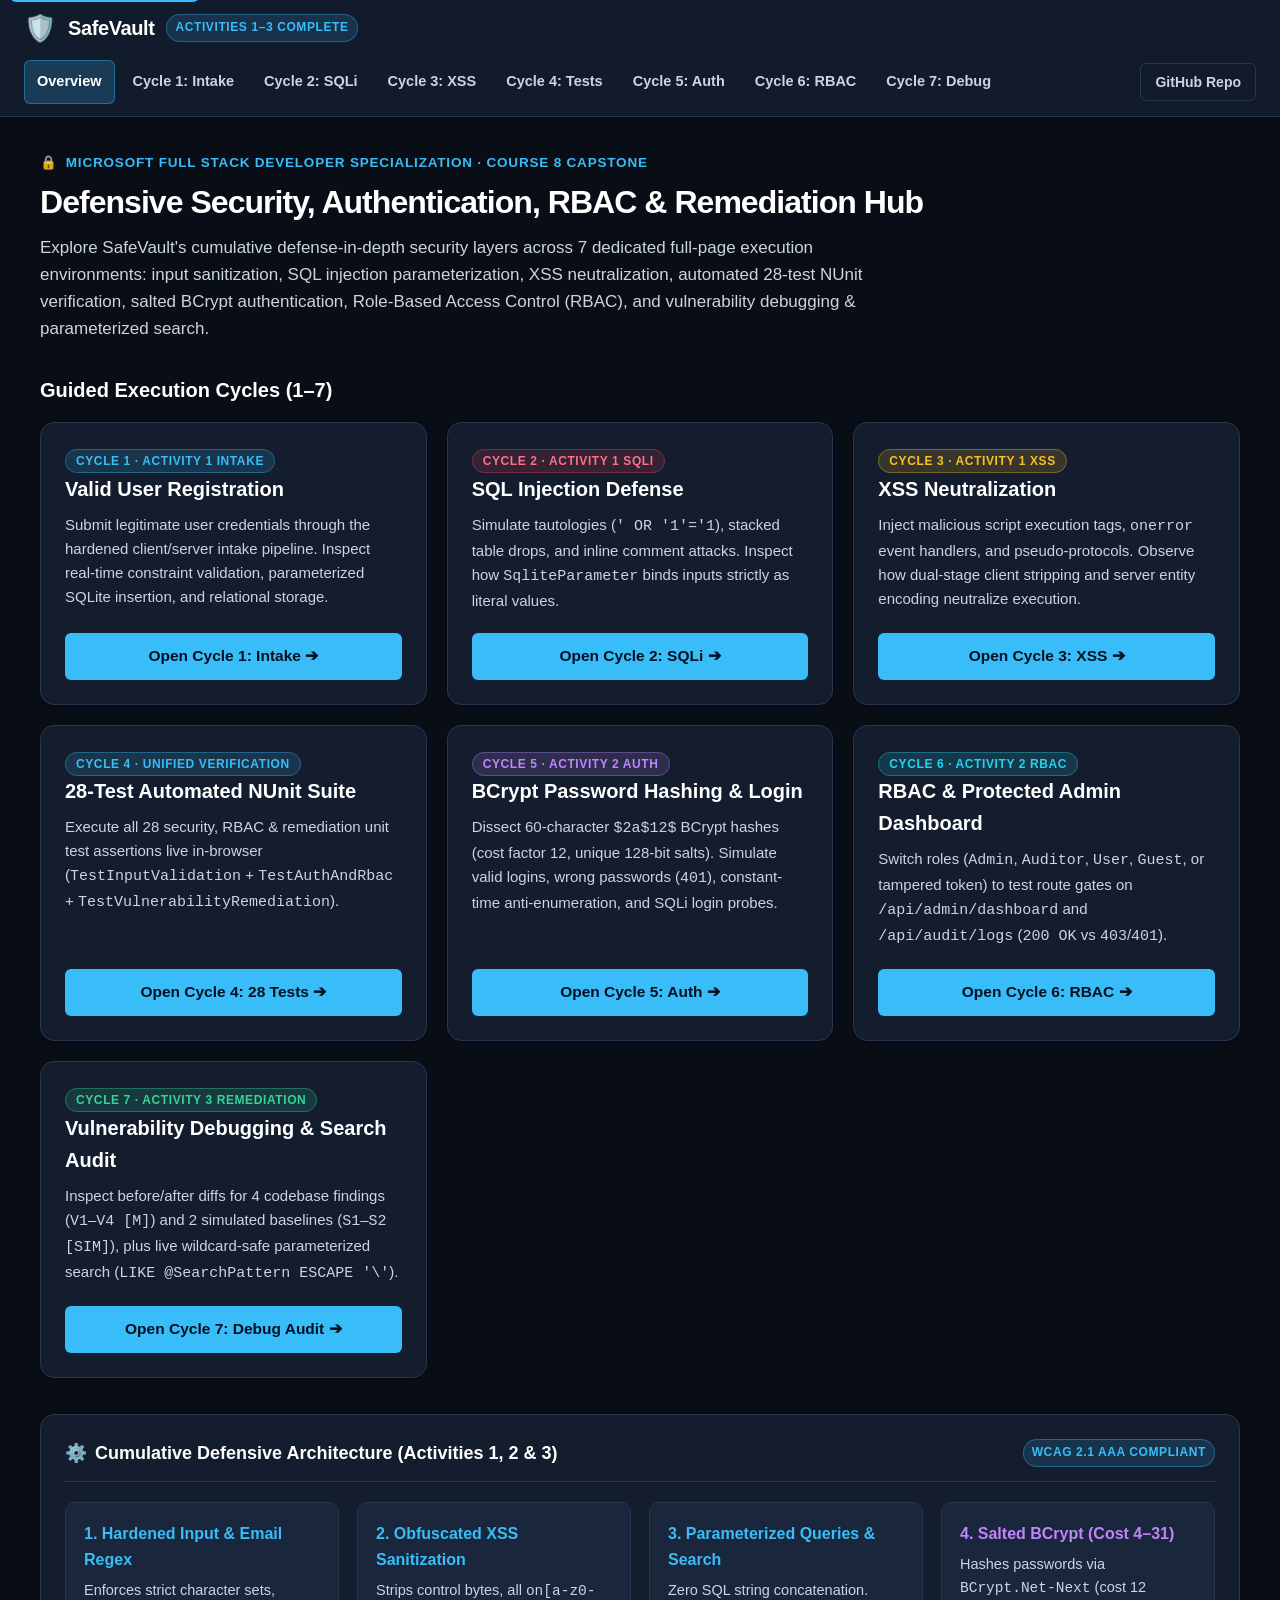
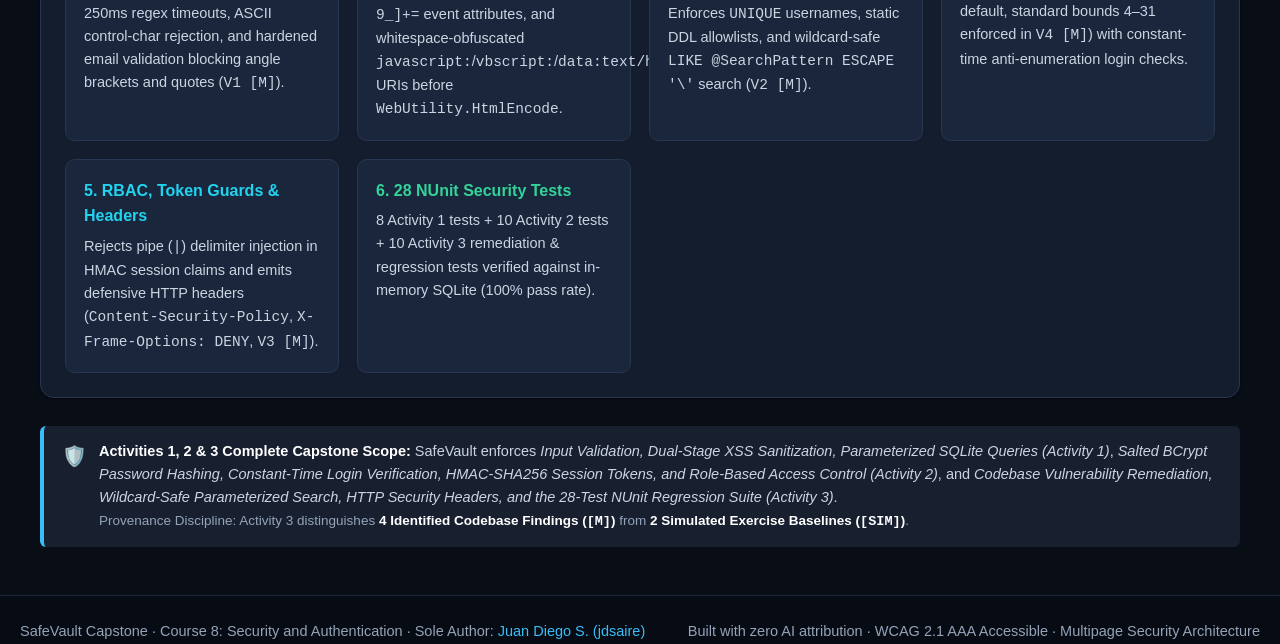
<file: index.html>
<!DOCTYPE html>
<html lang="en">
<head>
    <meta charset="UTF-8">
    <meta name="viewport" content="width=device-width, initial-scale=1.0">
    <title>SafeVault · Application Security & RBAC Mission Hub</title>
    <link rel="stylesheet" href="css/styles.css">
</head>
<body>
    <a href="#mainContent" class="skip-link">Skip to main content</a>

    <!-- Unified Navigation Bar -->
    <header class="navbar" role="banner">
        <div class="nav-container">
            <a href="index.html" class="nav-brand" aria-label="SafeVault Home">
                <span class="brand-icon" aria-hidden="true">🛡️</span>
                <span class="brand-title">SafeVault</span>
                <span class="brand-badge">Activities 1–3 Complete</span>
            </a>
            <nav class="nav-links" aria-label="Primary Navigation">
                <a href="index.html" class="nav-link active" aria-current="page">Overview</a>
                <a href="cycle1-intake.html" class="nav-link">Cycle 1: Intake</a>
                <a href="cycle2-sqli.html" class="nav-link">Cycle 2: SQLi</a>
                <a href="cycle3-xss.html" class="nav-link">Cycle 3: XSS</a>
                <a href="cycle4-tests.html" class="nav-link">Cycle 4: Tests</a>
                <a href="cycle5-auth.html" class="nav-link">Cycle 5: Auth</a>
                <a href="cycle6-rbac.html" class="nav-link">Cycle 6: RBAC</a>
                <a href="cycle7-debug.html" class="nav-link">Cycle 7: Debug</a>
            </nav>
            <div class="nav-actions">
                <a href="https://github.com/jdsaire/fullstack_c8_safevault" target="_blank" rel="noopener noreferrer" class="btn btn-outline btn-sm">GitHub Repo</a>
            </div>
        </div>
    </header>

    <!-- Main Content Hub -->
    <main class="main-content" id="mainContent" role="main">

        <!-- Hero Header -->
        <header class="page-hero">
            <div class="hero-tag">
                <span aria-hidden="true">🔒</span> Microsoft Full Stack Developer Specialization · Course 8 Capstone
            </div>
            <h1 class="hero-title">Defensive Security, Authentication, RBAC &amp; Remediation Hub</h1>
            <p class="hero-subtitle">
                Explore SafeVault's cumulative defense-in-depth security layers across 7 dedicated full-page execution environments: input sanitization, SQL injection parameterization, XSS neutralization, automated 28-test NUnit verification, salted BCrypt authentication, Role-Based Access Control (RBAC), and vulnerability debugging &amp; parameterized search.
            </p>
        </header>

        <!-- 7 Guided Mission Cards (Ordered 1 through 7) -->
        <section aria-labelledby="missionsHeading">
            <h2 id="missionsHeading" style="font-size: 20px; font-weight: 700; color: #ffffff; margin-bottom: 16px;">
                Guided Execution Cycles (1–7)
            </h2>
            <div class="mission-grid">
                
                <!-- Mission Card 1 -->
                <article class="mission-card">
                    <div>
                        <span class="mission-badge blue">Cycle 1 · Activity 1 Intake</span>
                        <h3 class="mission-heading">Valid User Registration</h3>
                        <p class="mission-desc">
                            Submit legitimate user credentials through the hardened client/server intake pipeline. Inspect real-time constraint validation, parameterized SQLite insertion, and relational storage.
                        </p>
                    </div>
                    <a href="cycle1-intake.html" class="btn btn-primary btn-block">
                        Open Cycle 1: Intake ➔
                    </a>
                </article>

                <!-- Mission Card 2 -->
                <article class="mission-card">
                    <div>
                        <span class="mission-badge rose">Cycle 2 · Activity 1 SQLi</span>
                        <h3 class="mission-heading">SQL Injection Defense</h3>
                        <p class="mission-desc">
                            Simulate tautologies (<code>' OR '1'='1</code>), stacked table drops, and inline comment attacks. Inspect how <code>SqliteParameter</code> binds inputs strictly as literal values.
                        </p>
                    </div>
                    <a href="cycle2-sqli.html" class="btn btn-primary btn-block">
                        Open Cycle 2: SQLi ➔
                    </a>
                </article>

                <!-- Mission Card 3 -->
                <article class="mission-card">
                    <div>
                        <span class="mission-badge amber">Cycle 3 · Activity 1 XSS</span>
                        <h3 class="mission-heading">XSS Neutralization</h3>
                        <p class="mission-desc">
                            Inject malicious script execution tags, <code>onerror</code> event handlers, and pseudo-protocols. Observe how dual-stage client stripping and server entity encoding neutralize execution.
                        </p>
                    </div>
                    <a href="cycle3-xss.html" class="btn btn-primary btn-block">
                        Open Cycle 3: XSS ➔
                    </a>
                </article>

                <!-- Mission Card 4 -->
                <article class="mission-card">
                    <div>
                        <span class="mission-badge blue">Cycle 4 · Unified Verification</span>
                        <h3 class="mission-heading">28-Test Automated NUnit Suite</h3>
                        <p class="mission-desc">
                            Execute all 28 security, RBAC &amp; remediation unit test assertions live in-browser (<code>TestInputValidation</code> + <code>TestAuthAndRbac</code> + <code>TestVulnerabilityRemediation</code>).
                        </p>
                    </div>
                    <a href="cycle4-tests.html" class="btn btn-primary btn-block">
                        Open Cycle 4: 28 Tests ➔
                    </a>
                </article>

                <!-- Mission Card 5 -->
                <article class="mission-card">
                    <div>
                        <span class="mission-badge violet">Cycle 5 · Activity 2 Auth</span>
                        <h3 class="mission-heading">BCrypt Password Hashing &amp; Login</h3>
                        <p class="mission-desc">
                            Dissect 60-character <code>$2a$12$</code> BCrypt hashes (cost factor 12, unique 128-bit salts). Simulate valid logins, wrong passwords (<code>401</code>), constant-time anti-enumeration, and SQLi login probes.
                        </p>
                    </div>
                    <a href="cycle5-auth.html" class="btn btn-primary btn-block">
                        Open Cycle 5: Auth ➔
                    </a>
                </article>

                <!-- Mission Card 6 -->
                <article class="mission-card">
                    <div>
                        <span class="mission-badge cyan">Cycle 6 · Activity 2 RBAC</span>
                        <h3 class="mission-heading">RBAC &amp; Protected Admin Dashboard</h3>
                        <p class="mission-desc">
                            Switch roles (<code>Admin</code>, <code>Auditor</code>, <code>User</code>, <code>Guest</code>, or tampered token) to test route gates on <code>/api/admin/dashboard</code> and <code>/api/audit/logs</code> (<code>200 OK</code> vs <code>403</code>/<code>401</code>).
                        </p>
                    </div>
                    <a href="cycle6-rbac.html" class="btn btn-primary btn-block">
                        Open Cycle 6: RBAC ➔
                    </a>
                </article>

                <!-- Mission Card 7 -->
                <article class="mission-card">
                    <div>
                        <span class="mission-badge emerald">Cycle 7 · Activity 3 Remediation</span>
                        <h3 class="mission-heading">Vulnerability Debugging &amp; Search Audit</h3>
                        <p class="mission-desc">
                            Inspect before/after diffs for 4 codebase findings (<code>V1</code>–<code>V4 [M]</code>) and 2 simulated baselines (<code>S1</code>–<code>S2 [SIM]</code>), plus live wildcard-safe parameterized search (<code>LIKE @SearchPattern ESCAPE '\'</code>).
                        </p>
                    </div>
                    <a href="cycle7-debug.html" class="btn btn-primary btn-block">
                        Open Cycle 7: Debug Audit ➔
                    </a>
                </article>

            </div>
        </section>

        <!-- System Architecture & Verification Summary -->
        <section aria-labelledby="archHeading" style="margin-bottom: 28px;">
            <div class="card">
                <div class="card-header">
                    <h2 class="card-title" id="archHeading">
                        <span aria-hidden="true">⚙️</span> Cumulative Defensive Architecture (Activities 1, 2 &amp; 3)
                    </h2>
                    <span class="brand-badge">WCAG 2.1 AAA Compliant</span>
                </div>
                <div style="display: grid; grid-template-columns: repeat(auto-fit, minmax(260px, 1fr)); gap: 18px;">
                    <div style="background: var(--bg-card-subtle); padding: 18px; border-radius: var(--radius-md); border: 1px solid var(--border-color);">
                        <h3 style="font-size: 16px; color: var(--color-primary); margin-bottom: 6px;">1. Hardened Input &amp; Email Regex</h3>
                        <p style="font-size: 14.5px; color: var(--text-secondary);">
                            Enforces strict character sets, 250ms regex timeouts, ASCII control-char rejection, and hardened email validation blocking angle brackets and quotes (<code>V1 [M]</code>).
                        </p>
                    </div>
                    <div style="background: var(--bg-card-subtle); padding: 18px; border-radius: var(--radius-md); border: 1px solid var(--border-color);">
                        <h3 style="font-size: 16px; color: var(--color-primary); margin-bottom: 6px;">2. Obfuscated XSS Sanitization</h3>
                        <p style="font-size: 14.5px; color: var(--text-secondary);">
                            Strips control bytes, all <code>on[a-z0-9_]+=</code> event attributes, and whitespace-obfuscated <code>javascript:</code>/<code>vbscript:</code>/<code>data:text/html</code> URIs before <code>WebUtility.HtmlEncode</code>.
                        </p>
                    </div>
                    <div style="background: var(--bg-card-subtle); padding: 18px; border-radius: var(--radius-md); border: 1px solid var(--border-color);">
                        <h3 style="font-size: 16px; color: var(--color-primary); margin-bottom: 6px;">3. Parameterized Queries &amp; Search</h3>
                        <p style="font-size: 14.5px; color: var(--text-secondary);">
                            Zero SQL string concatenation. Enforces <code>UNIQUE</code> usernames, static DDL allowlists, and wildcard-safe <code>LIKE @SearchPattern ESCAPE '\'</code> search (<code>V2 [M]</code>).
                        </p>
                    </div>
                    <div style="background: var(--bg-card-subtle); padding: 18px; border-radius: var(--radius-md); border: 1px solid var(--border-color);">
                        <h3 style="font-size: 16px; color: #c084fc; margin-bottom: 6px;">4. Salted BCrypt (Cost 4–31)</h3>
                        <p style="font-size: 14.5px; color: var(--text-secondary);">
                            Hashes passwords via <code>BCrypt.Net-Next</code> (cost 12 default, standard bounds 4–31 enforced in <code>V4 [M]</code>) with constant-time anti-enumeration login checks.
                        </p>
                    </div>
                    <div style="background: var(--bg-card-subtle); padding: 18px; border-radius: var(--radius-md); border: 1px solid var(--border-color);">
                        <h3 style="font-size: 16px; color: #22d3ee; margin-bottom: 6px;">5. RBAC, Token Guards &amp; Headers</h3>
                        <p style="font-size: 14.5px; color: var(--text-secondary);">
                            Rejects pipe (<code>|</code>) delimiter injection in HMAC session claims and emits defensive HTTP headers (<code>Content-Security-Policy</code>, <code>X-Frame-Options: DENY</code>, <code>V3 [M]</code>).
                        </p>
                    </div>
                    <div style="background: var(--bg-card-subtle); padding: 18px; border-radius: var(--radius-md); border: 1px solid var(--border-color);">
                        <h3 style="font-size: 16px; color: var(--color-success); margin-bottom: 6px;">6. 28 NUnit Security Tests</h3>
                        <p style="font-size: 14.5px; color: var(--text-secondary);">
                            8 Activity 1 tests + 10 Activity 2 tests + 10 Activity 3 remediation &amp; regression tests verified against in-memory SQLite (100% pass rate).
                        </p>
                    </div>
                </div>
            </div>
        </section>

        <!-- Scope & Boundary Disclosure Callout (Positioned Before Footer) -->
        <div class="scope-callout" role="region" aria-label="Activity Scope Notice" style="margin-bottom: 0;">
            <span style="font-size: 20px;" aria-hidden="true">🛡️</span>
            <div>
                <strong>Activities 1, 2 &amp; 3 Complete Capstone Scope:</strong> SafeVault enforces <em>Input Validation, Dual-Stage XSS Sanitization, Parameterized SQLite Queries (Activity 1)</em>, <em>Salted BCrypt Password Hashing, Constant-Time Login Verification, HMAC-SHA256 Session Tokens, and Role-Based Access Control (Activity 2)</em>, and <em>Codebase Vulnerability Remediation, Wildcard-Safe Parameterized Search, HTTP Security Headers, and the 28-Test NUnit Regression Suite (Activity 3)</em>.
                <br>
                <span style="color: var(--text-muted); font-size: 13.5px;">
                    Provenance Discipline: Activity 3 distinguishes <strong>4 Identified Codebase Findings (<code>[M]</code>)</strong> from <strong>2 Simulated Exercise Baselines (<code>[SIM]</code>)</strong>.
                </span>
            </div>
        </div>

    </main>

    <!-- Footer -->
    <footer class="footer" role="contentinfo">
        <div class="footer-container">
            <div>
                SafeVault Capstone · Course 8: Security and Authentication · Sole Author: <a href="https://github.com/jdsaire" target="_blank" rel="noopener noreferrer">Juan Diego S. (jdsaire)</a>
            </div>
            <div>
                Built with zero AI attribution · WCAG 2.1 AAA Accessible · Multipage Security Architecture
            </div>
        </div>
    </footer>

    <!-- SafeVault Shared Security Engine -->
    <script src="js/safevault.js"></script>
</body>
</html>
</file>
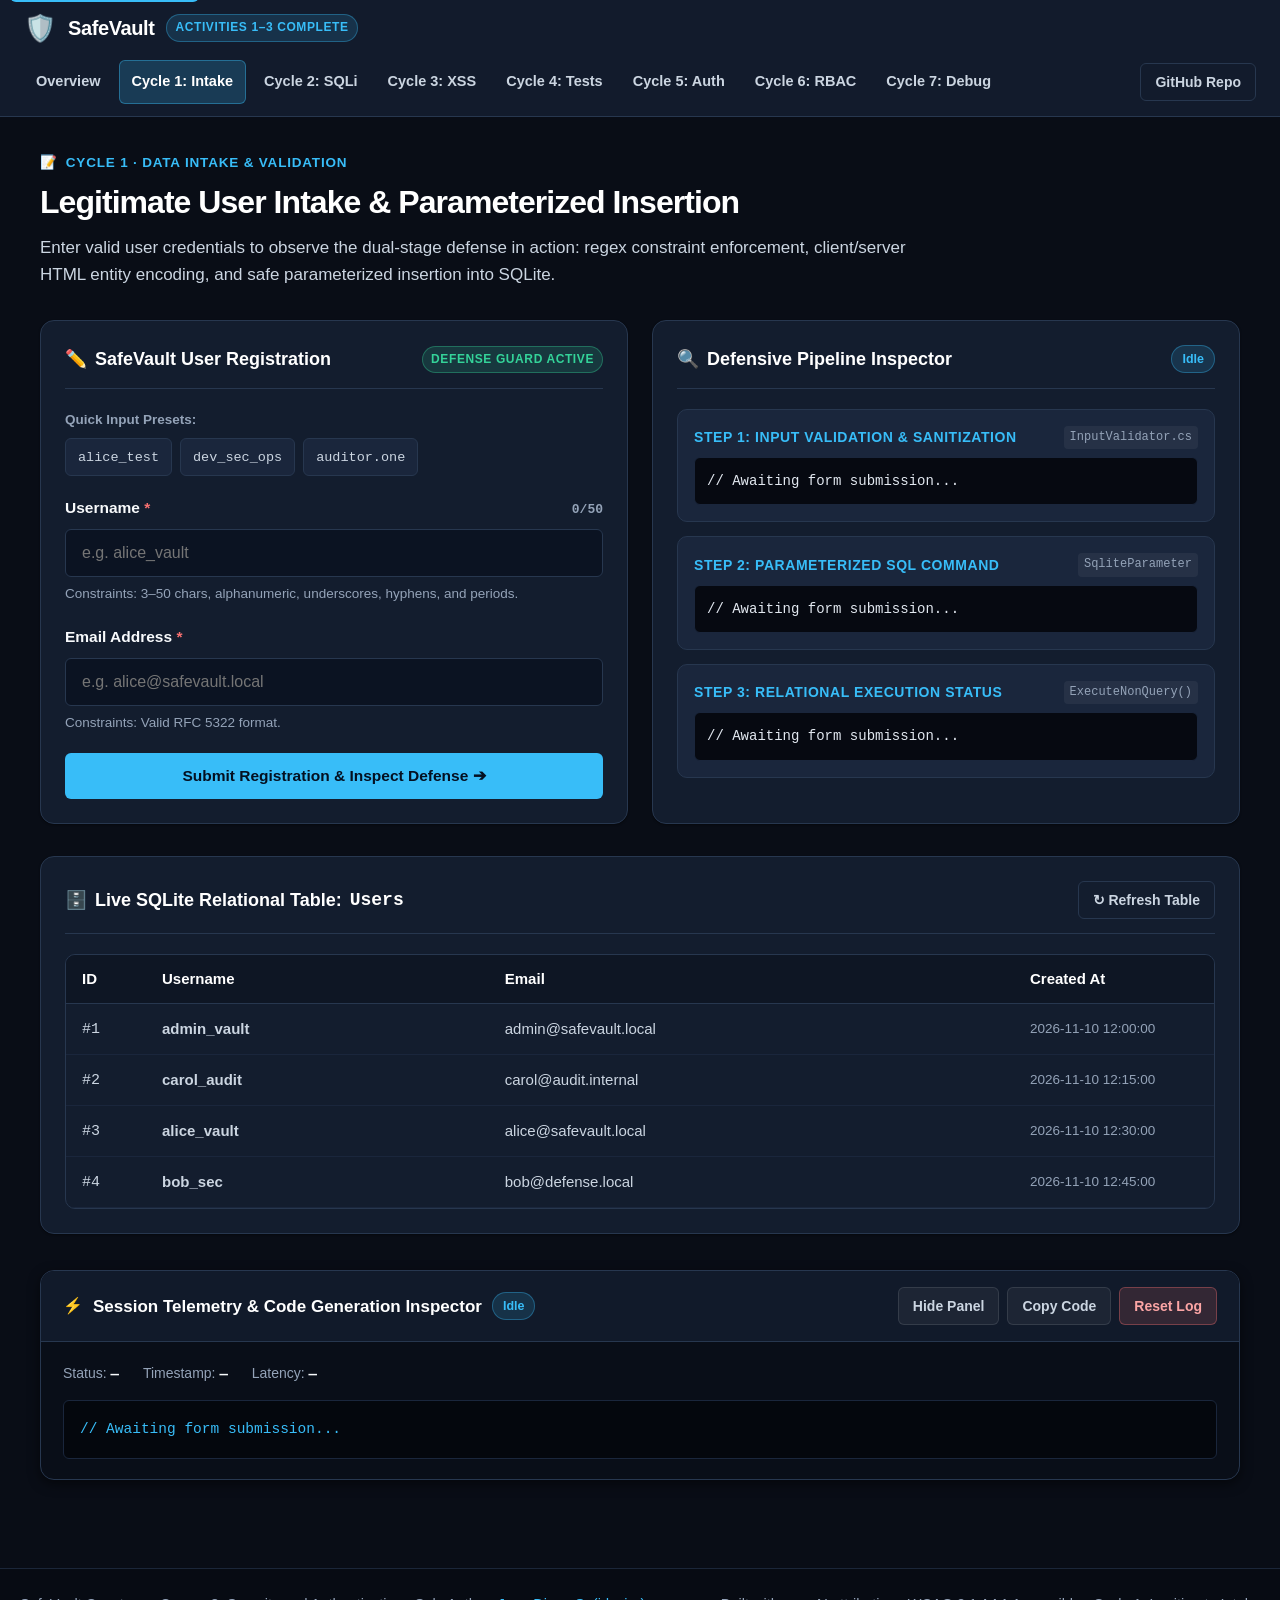
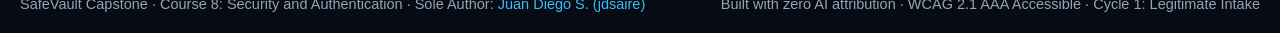
<file: cycle1-intake.html>
<!DOCTYPE html>
<html lang="en">
<head>
    <meta charset="UTF-8">
    <meta name="viewport" content="width=device-width, initial-scale=1.0">
    <title>SafeVault · Cycle 1: Valid User Registration</title>
    <link rel="stylesheet" href="css/styles.css">
</head>
<body>
    <a href="#mainContent" class="skip-link">Skip to main content</a>

    <!-- Unified Navigation Bar -->
    <header class="navbar" role="banner">
        <div class="nav-container">
            <a href="index.html" class="nav-brand" aria-label="SafeVault Home">
                <span class="brand-icon" aria-hidden="true">🛡️</span>
                <span class="brand-title">SafeVault</span>
                <span class="brand-badge">Activities 1–3 Complete</span>
            </a>
            <nav class="nav-links" aria-label="Primary Navigation">
                <a href="index.html" class="nav-link">Overview</a>
                <a href="cycle1-intake.html" class="nav-link active" aria-current="page">Cycle 1: Intake</a>
                <a href="cycle2-sqli.html" class="nav-link">Cycle 2: SQLi</a>
                <a href="cycle3-xss.html" class="nav-link">Cycle 3: XSS</a>
                <a href="cycle4-tests.html" class="nav-link">Cycle 4: Tests</a>
                <a href="cycle5-auth.html" class="nav-link">Cycle 5: Auth</a>
                <a href="cycle6-rbac.html" class="nav-link">Cycle 6: RBAC</a>
                <a href="cycle7-debug.html" class="nav-link">Cycle 7: Debug</a>
            </nav>
            <div class="nav-actions">
                <a href="https://github.com/jdsaire/fullstack_c8_safevault" target="_blank" rel="noopener noreferrer" class="btn btn-outline btn-sm">GitHub Repo</a>
            </div>
        </div>
    </header>

    <!-- Main Content -->
    <main class="main-content" id="mainContent" role="main">

        <!-- Page Hero -->
        <header class="page-hero">
            <div class="hero-tag">
                <span aria-hidden="true">📝</span> Cycle 1 · Data Intake & Validation
            </div>
            <h1 class="hero-title">Legitimate User Intake & Parameterized Insertion</h1>
            <p class="hero-subtitle">
                Enter valid user credentials to observe the dual-stage defense in action: regex constraint enforcement, client/server HTML entity encoding, and safe parameterized insertion into SQLite.
            </p>
        </header>

        <!-- Two-Column Workspace -->
        <div class="workspace-grid">

            <!-- Left Card: Interactive Form -->
            <section class="card" aria-labelledby="formTitle">
                <div class="card-header">
                    <h2 class="card-title" id="formTitle">
                        <span aria-hidden="true">✏️</span> SafeVault User Registration
                    </h2>
                    <span class="brand-badge" style="background: rgba(52, 211, 153, 0.15); color: #34d399; border-color: rgba(52, 211, 153, 0.35);">
                        Defense Guard Active
                    </span>
                </div>

                <!-- Preset Selectors -->
                <div style="margin-bottom: 16px;">
                    <span style="font-size: 13.5px; font-weight: 600; color: var(--text-muted); display: block; margin-bottom: 8px;">
                        Quick Input Presets:
                    </span>
                    <div class="preset-group">
                        <button type="button" class="preset-pill" onclick="loadPreset('alice_test', 'alice.test@vault.corp')">alice_test</button>
                        <button type="button" class="preset-pill" onclick="loadPreset('dev_sec_ops', 'devsec@defense.net')">dev_sec_ops</button>
                        <button type="button" class="preset-pill" onclick="loadPreset('auditor.one', 'auditor1@compliance.org')">auditor.one</button>
                    </div>
                </div>

                <!-- Registration Form -->
                <form id="vaultForm" novalidate onsubmit="handleFormSubmit(event)">
                    <div class="form-group">
                        <label for="username" class="form-label">
                            <span>Username <span class="req" aria-hidden="true">*</span></span>
                            <span class="char-count" id="userCharCount">0/50</span>
                        </label>
                        <input type="text" id="username" name="username" class="form-control" required minlength="3" maxlength="50" placeholder="e.g. alice_vault" autocomplete="username">
                        <p class="form-hint">Constraints: 3–50 chars, alphanumeric, underscores, hyphens, and periods.</p>
                    </div>

                    <div class="form-group">
                        <label for="email" class="form-label">
                            <span>Email Address <span class="req" aria-hidden="true">*</span></span>
                        </label>
                        <input type="email" id="email" name="email" class="form-control" required placeholder="e.g. alice@safevault.local" autocomplete="email">
                        <p class="form-hint">Constraints: Valid RFC 5322 format.</p>
                    </div>

                    <button type="submit" class="btn btn-primary btn-block" id="submitBtn">
                        Submit Registration & Inspect Defense ➔
                    </button>
                </form>
            </section>

            <!-- Right Card: Live Defensive Pipeline Inspector -->
            <section class="card" aria-labelledby="pipelineTitle">
                <div class="card-header">
                    <h2 class="card-title" id="pipelineTitle">
                        <span aria-hidden="true">🔍</span> Defensive Pipeline Inspector
                    </h2>
                    <span class="telemetry-status" id="pipelineStatus">Idle</span>
                </div>

                <div class="pipeline-step">
                    <div class="step-header">
                        <span class="step-name">Step 1: Input Validation & Sanitization</span>
                        <span class="step-method">InputValidator.cs</span>
                    </div>
                    <div class="step-output" id="inspectSanitized">// Awaiting form submission...</div>
                </div>

                <div class="pipeline-step">
                    <div class="step-header">
                        <span class="step-name">Step 2: Parameterized SQL Command</span>
                        <span class="step-method">SqliteParameter</span>
                    </div>
                    <div class="step-output" id="inspectParams">// Awaiting form submission...</div>
                </div>

                <div class="pipeline-step">
                    <div class="step-header">
                        <span class="step-name">Step 3: Relational Execution Status</span>
                        <span class="step-method">ExecuteNonQuery()</span>
                    </div>
                    <div class="step-output" id="inspectResult">// Awaiting form submission...</div>
                </div>
            </section>

        </div>

        <!-- Relational Database Table View -->
        <section class="card" aria-labelledby="tableTitle" style="margin-bottom: 32px;">
            <div class="card-header">
                <h2 class="card-title" id="tableTitle">
                    <span aria-hidden="true">🗄️</span> Live SQLite Relational Table: <code>Users</code>
                </h2>
                <button type="button" class="btn btn-outline btn-sm" onclick="SafeVault.renderUserTable()">
                    ↻ Refresh Table
                </button>
            </div>
            <div class="table-responsive">
                <table class="db-table" aria-label="SafeVault Registered Users">
                    <thead>
                        <tr>
                            <th scope="col" style="width: 80px;">ID</th>
                            <th scope="col">Username</th>
                            <th scope="col">Email</th>
                            <th scope="col" style="width: 200px;">Created At</th>
                        </tr>
                    </thead>
                    <tbody id="userTableBody">
                        <!-- Populated dynamically by SafeVault engine -->
                    </tbody>
                </table>
            </div>
        </section>

        <!-- Quarantined Collapsible Telemetry & Code Panel -->
        <section class="telemetry-section" id="telemetrySection" aria-labelledby="telemetryHeading">
            <div class="telemetry-card">
                <div class="telemetry-header">
                    <div class="telemetry-title">
                        <span class="telemetry-icon" aria-hidden="true">⚡</span>
                        <h3 id="telemetryHeading">Session Telemetry &amp; Code Generation Inspector</h3>
                        <span class="telemetry-status" id="telemetryStatus">Idle</span>
                    </div>
                    <div class="telemetry-actions">
                        <button type="button" class="btn btn-sm btn-ghost" id="toggleTelemetryBtn" onclick="SafeVault.toggleTelemetryPanel()">Hide Panel</button>
                        <button type="button" class="btn btn-sm btn-ghost" onclick="SafeVault.copyTelemetryCode()">Copy Code</button>
                        <button type="button" class="btn btn-sm btn-danger" onclick="SafeVault.resetTelemetryLog()">Reset Log</button>
                    </div>
                </div>
                <div class="telemetry-body" id="telemetryBody">
                    <div class="telemetry-meta">
                        <span>Status: <strong id="telemetryTarget">—</strong></span>
                        <span>Timestamp: <strong id="telemetryTime">—</strong></span>
                        <span>Latency: <strong id="telemetryLatency">—</strong></span>
                    </div>
                    <div class="telemetry-code-wrapper">
                        <pre><code id="telemetryCode">// Awaiting form submission...</code></pre>
                    </div>
                </div>
            </div>
        </section>

    </main>

    <!-- Footer -->
    <footer class="footer" role="contentinfo">
        <div class="footer-container">
            <div>
                SafeVault Capstone · Course 8: Security and Authentication · Sole Author: <a href="https://github.com/jdsaire" target="_blank" rel="noopener noreferrer">Juan Diego S. (jdsaire)</a>
            </div>
            <div>
                Built with zero AI attribution · WCAG 2.1 AAA Accessible · Cycle 1: Legitimate Intake
            </div>
        </div>
    </footer>

    <!-- SafeVault Shared Security Engine -->
    <script src="js/safevault.js"></script>
    <script>
        function loadPreset(username, email) {
            document.getElementById('username').value = username;
            document.getElementById('email').value = email;
            document.getElementById('userCharCount').textContent = username.length + '/50';
            SafeVault.showToast('Loaded preset: ' + username, 'success');
        }

        document.getElementById('username').addEventListener('input', function() {
            document.getElementById('userCharCount').textContent = this.value.length + '/50';
        });

        async function handleFormSubmit(e) {
            e.preventDefault();
            const form = document.getElementById('vaultForm');
            const submitBtn = document.getElementById('submitBtn');
            submitBtn.disabled = true;

            document.getElementById('pipelineStatus').textContent = 'Processing...';

            await SafeVault.submitUserIntake(form, function(val) {
                document.getElementById('inspectSanitized').textContent = 
                    'Raw Username: ' + val.rawUsername + '\n' +
                    'Sanitized Output: ' + val.sanitizedUsername + '\n' +
                    'HTML Entity Encoded: ' + val.encodedUsername + '\n' +
                    'Validation Status: ' + (val.isValid ? 'VALID (Compliant)' : 'REJECTED: ' + val.errors.join(', '));

                document.getElementById('inspectParams').textContent = 
                    'SqliteCommand query = "INSERT INTO Users (Username, Email) VALUES (@Username, @Email);"\n' +
                    'Parameters:\n' +
                    '  @Username = "' + val.sanitizedUsername + '" (Type: Text, Literal data value)\n' +
                    '  @Email = "' + val.encodedEmail + '" (Type: Text, Literal data value)';

                document.getElementById('inspectResult').textContent = val.isValid 
                    ? 'Success: Record committed to SQLite Users table with zero dynamic concatenation.' 
                    : 'Blocked: Form input rejected prior to database command execution.';

                document.getElementById('pipelineStatus').textContent = val.isValid ? 'Committed' : 'Rejected';
                submitBtn.disabled = false;
            });
        }
    </script>
</body>
</html>
</file>
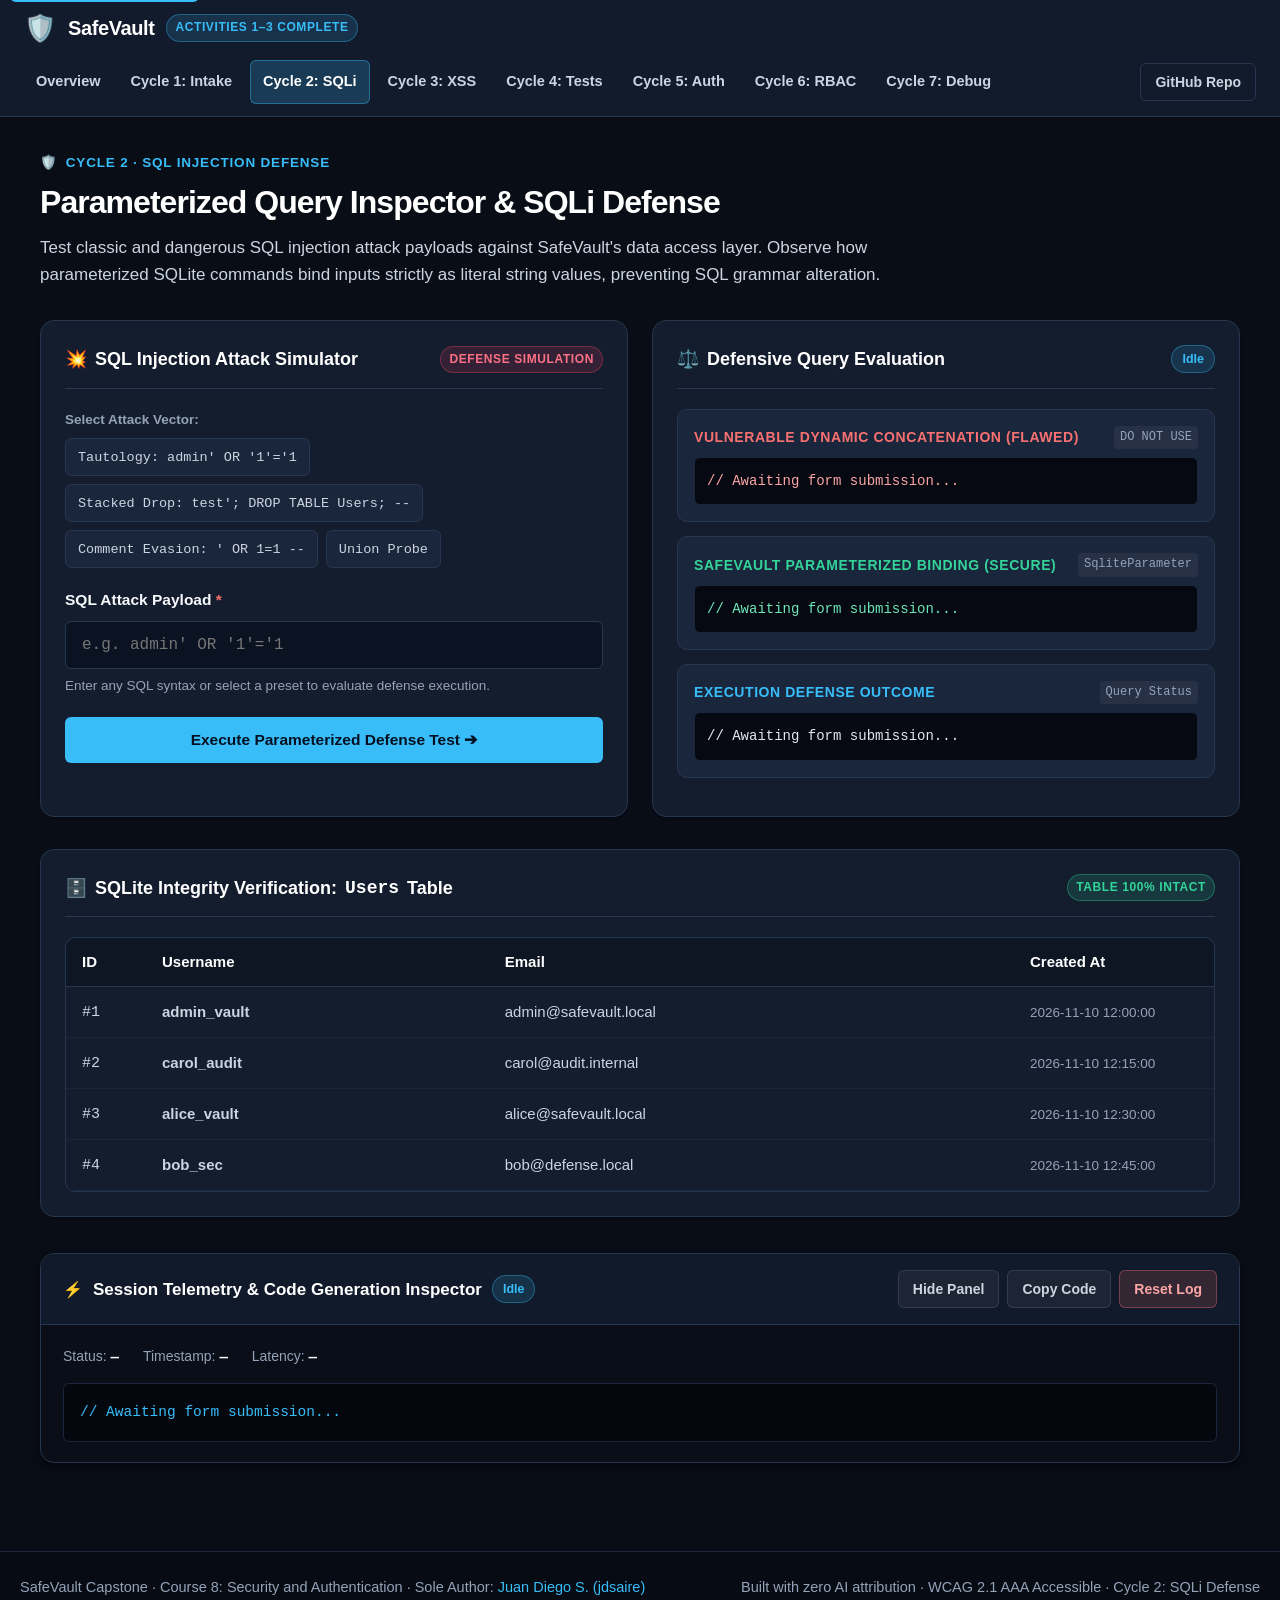
<file: cycle2-sqli.html>
<!DOCTYPE html>
<html lang="en">
<head>
    <meta charset="UTF-8">
    <meta name="viewport" content="width=device-width, initial-scale=1.0">
    <title>SafeVault · Cycle 2: SQL Injection Defense</title>
    <link rel="stylesheet" href="css/styles.css">
</head>
<body>
    <a href="#mainContent" class="skip-link">Skip to main content</a>

    <!-- Unified Navigation Bar -->
    <header class="navbar" role="banner">
        <div class="nav-container">
            <a href="index.html" class="nav-brand" aria-label="SafeVault Home">
                <span class="brand-icon" aria-hidden="true">🛡️</span>
                <span class="brand-title">SafeVault</span>
                <span class="brand-badge">Activities 1–3 Complete</span>
            </a>
            <nav class="nav-links" aria-label="Primary Navigation">
                <a href="index.html" class="nav-link">Overview</a>
                <a href="cycle1-intake.html" class="nav-link">Cycle 1: Intake</a>
                <a href="cycle2-sqli.html" class="nav-link active" aria-current="page">Cycle 2: SQLi</a>
                <a href="cycle3-xss.html" class="nav-link">Cycle 3: XSS</a>
                <a href="cycle4-tests.html" class="nav-link">Cycle 4: Tests</a>
                <a href="cycle5-auth.html" class="nav-link">Cycle 5: Auth</a>
                <a href="cycle6-rbac.html" class="nav-link">Cycle 6: RBAC</a>
                <a href="cycle7-debug.html" class="nav-link">Cycle 7: Debug</a>
            </nav>
            <div class="nav-actions">
                <a href="https://github.com/jdsaire/fullstack_c8_safevault" target="_blank" rel="noopener noreferrer" class="btn btn-outline btn-sm">GitHub Repo</a>
            </div>
        </div>
    </header>

    <!-- Main Content -->
    <main class="main-content" id="mainContent" role="main">

        <!-- Page Hero -->
        <header class="page-hero">
            <div class="hero-tag">
                <span aria-hidden="true">🛡️</span> Cycle 2 · SQL Injection Defense
            </div>
            <h1 class="hero-title">Parameterized Query Inspector & SQLi Defense</h1>
            <p class="hero-subtitle">
                Test classic and dangerous SQL injection attack payloads against SafeVault's data access layer. Observe how parameterized SQLite commands bind inputs strictly as literal string values, preventing SQL grammar alteration.
            </p>
        </header>

        <!-- Two-Column Workspace -->
        <div class="workspace-grid">

            <!-- Left Card: SQLi Attack Console -->
            <section class="card" aria-labelledby="attackConsoleTitle">
                <div class="card-header">
                    <h2 class="card-title" id="attackConsoleTitle">
                        <span aria-hidden="true">💥</span> SQL Injection Attack Simulator
                    </h2>
                    <span class="brand-badge" style="background: rgba(244, 63, 94, 0.15); color: #fb7185; border-color: rgba(244, 63, 94, 0.35);">
                        Defense Simulation
                    </span>
                </div>

                <!-- Attack Presets -->
                <div style="margin-bottom: 18px;">
                    <span style="font-size: 13.5px; font-weight: 600; color: var(--text-muted); display: block; margin-bottom: 8px;">
                        Select Attack Vector:
                    </span>
                    <div class="preset-group">
                        <button type="button" class="preset-pill" onclick="loadAttackPreset(&quot;admin' OR '1'='1&quot;)">Tautology: admin' OR '1'='1</button>
                        <button type="button" class="preset-pill" onclick="loadAttackPreset(&quot;test'; DROP TABLE Users; --&quot;)">Stacked Drop: test'; DROP TABLE Users; --</button>
                        <button type="button" class="preset-pill" onclick="loadAttackPreset(&quot;' OR 1=1 --&quot;)">Comment Evasion: ' OR 1=1 --</button>
                        <button type="button" class="preset-pill" onclick="loadAttackPreset(&quot;' UNION SELECT 1, 'injected', 'hack' --&quot;)">Union Probe</button>
                    </div>
                </div>

                <form id="sqliForm" onsubmit="handleSqliSubmit(event)">
                    <div class="form-group">
                        <label for="sqliPayload" class="form-label">
                            <span>SQL Attack Payload <span class="req" aria-hidden="true">*</span></span>
                        </label>
                        <input type="text" id="sqliPayload" name="sqliPayload" class="form-control" required placeholder="e.g. admin' OR '1'='1" style="font-family: var(--font-mono); color: #fb7185;">
                        <p class="form-hint">Enter any SQL syntax or select a preset to evaluate defense execution.</p>
                    </div>

                    <button type="submit" class="btn btn-primary btn-block" id="sqliTestBtn">
                        Execute Parameterized Defense Test ➔
                    </button>
                </form>
            </section>

            <!-- Right Card: Dual-Path Execution Inspector -->
            <section class="card" aria-labelledby="evalTitle">
                <div class="card-header">
                    <h2 class="card-title" id="evalTitle">
                        <span aria-hidden="true">⚖️</span> Defensive Query Evaluation
                    </h2>
                    <span class="telemetry-status" id="sqliStatus">Idle</span>
                </div>

                <div class="pipeline-step">
                    <div class="step-header">
                        <span class="step-name" style="color: #f87171;">Vulnerable Dynamic Concatenation (Flawed)</span>
                        <span class="step-method">DO NOT USE</span>
                    </div>
                    <div class="step-output" id="inspectVulnerable" style="color: #fca5a5;">// Awaiting form submission...</div>
                </div>

                <div class="pipeline-step">
                    <div class="step-header">
                        <span class="step-name" style="color: #34d399;">SafeVault Parameterized Binding (Secure)</span>
                        <span class="step-method">SqliteParameter</span>
                    </div>
                    <div class="step-output" id="inspectParameterized" style="color: #6ee7b7;">// Awaiting form submission...</div>
                </div>

                <div class="pipeline-step">
                    <div class="step-header">
                        <span class="step-name">Execution Defense Outcome</span>
                        <span class="step-method">Query Status</span>
                    </div>
                    <div class="step-output" id="inspectDefenseResult">// Awaiting form submission...</div>
                </div>
            </section>

        </div>

        <!-- Relational Table Verification -->
        <section class="card" aria-labelledby="tableTitle" style="margin-bottom: 32px;">
            <div class="card-header">
                <h2 class="card-title" id="tableTitle">
                    <span aria-hidden="true">🗄️</span> SQLite Integrity Verification: <code>Users</code> Table
                </h2>
                <span class="brand-badge" style="background: rgba(52, 211, 153, 0.15); color: #34d399; border-color: rgba(52, 211, 153, 0.35);" id="integrityBadge">
                    Table 100% Intact
                </span>
            </div>
            <div class="table-responsive">
                <table class="db-table" aria-label="SafeVault Database Integrity">
                    <thead>
                        <tr>
                            <th scope="col" style="width: 80px;">ID</th>
                            <th scope="col">Username</th>
                            <th scope="col">Email</th>
                            <th scope="col" style="width: 200px;">Created At</th>
                        </tr>
                    </thead>
                    <tbody id="userTableBody">
                        <!-- Populated by SafeVault engine -->
                    </tbody>
                </table>
            </div>
        </section>

        <!-- Quarantined Collapsible Telemetry & Code Panel -->
        <section class="telemetry-section" id="telemetrySection" aria-labelledby="telemetryHeading">
            <div class="telemetry-card">
                <div class="telemetry-header">
                    <div class="telemetry-title">
                        <span class="telemetry-icon" aria-hidden="true">⚡</span>
                        <h3 id="telemetryHeading">Session Telemetry &amp; Code Generation Inspector</h3>
                        <span class="telemetry-status" id="telemetryStatus">Idle</span>
                    </div>
                    <div class="telemetry-actions">
                        <button type="button" class="btn btn-sm btn-ghost" id="toggleTelemetryBtn" onclick="SafeVault.toggleTelemetryPanel()">Hide Panel</button>
                        <button type="button" class="btn btn-sm btn-ghost" onclick="SafeVault.copyTelemetryCode()">Copy Code</button>
                        <button type="button" class="btn btn-sm btn-danger" onclick="SafeVault.resetTelemetryLog()">Reset Log</button>
                    </div>
                </div>
                <div class="telemetry-body" id="telemetryBody">
                    <div class="telemetry-meta">
                        <span>Status: <strong id="telemetryTarget">—</strong></span>
                        <span>Timestamp: <strong id="telemetryTime">—</strong></span>
                        <span>Latency: <strong id="telemetryLatency">—</strong></span>
                    </div>
                    <div class="telemetry-code-wrapper">
                        <pre><code id="telemetryCode">// Awaiting form submission...</code></pre>
                    </div>
                </div>
            </div>
        </section>

    </main>

    <!-- Footer -->
    <footer class="footer" role="contentinfo">
        <div class="footer-container">
            <div>
                SafeVault Capstone · Course 8: Security and Authentication · Sole Author: <a href="https://github.com/jdsaire" target="_blank" rel="noopener noreferrer">Juan Diego S. (jdsaire)</a>
            </div>
            <div>
                Built with zero AI attribution · WCAG 2.1 AAA Accessible · Cycle 2: SQLi Defense
            </div>
        </div>
    </footer>

    <!-- SafeVault Shared Security Engine -->
    <script src="js/safevault.js"></script>
    <script>
        function loadAttackPreset(payload) {
            document.getElementById('sqliPayload').value = payload;
            SafeVault.showToast('Loaded preset payload into form. Click Execute to run test.', 'success');
        }

        function handleSqliSubmit(e) {
            if (e) e.preventDefault();
            const payload = document.getElementById('sqliPayload').value.trim();
            if (!payload) {
                SafeVault.showToast('Please enter or select a SQL payload before submitting.', 'warning');
                return;
            }
            const res = SafeVault.executeSqlInjectionTest(payload);

            document.getElementById('inspectVulnerable').textContent = 
                'SELECT * FROM Users WHERE Username = \'' + payload + '\';\n' +
                '--> Flaw: Attacker input alters SQL grammar, executing arbitrary commands or tautology leaks!';

            document.getElementById('inspectParameterized').textContent = 
                'SELECT Id, Username, Email FROM Users WHERE Username = @Username;\n' +
                'Parameters:\n' +
                '  @Username = "' + payload + '" (Type: Text)\n' +
                '--> Protection: SQLite treats entire string as literal username data.';

            document.getElementById('inspectDefenseResult').textContent = 
                'Defense Result: Matched ' + res.matchedCount + ' records.\n' +
                'Database Table: ' + res.tableRecords + ' records preserved intact.\n' +
                'Zero tables dropped, zero unauthorized rows dumped.';

            document.getElementById('sqliStatus').textContent = 'Attack Neutralized';
            SafeVault.renderUserTable();
        }
    </script>
</body>
</html>
</file>
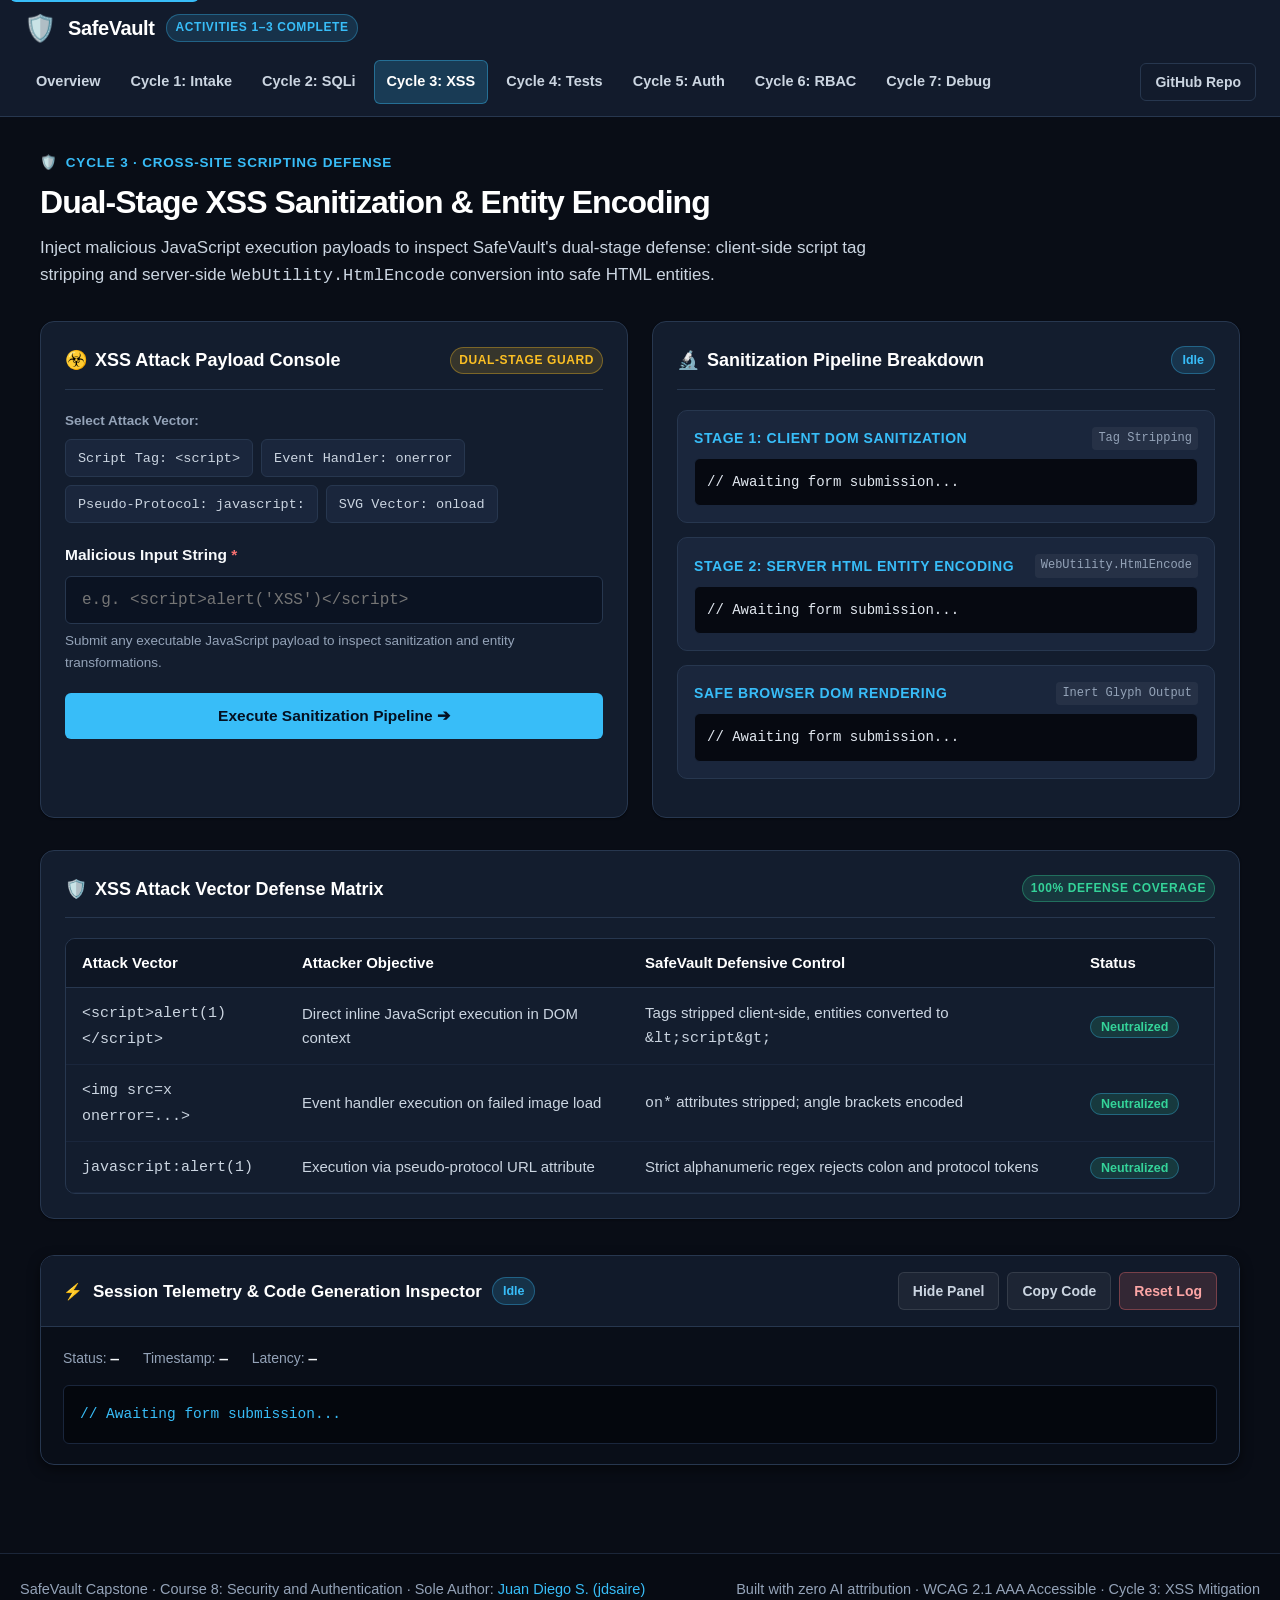
<file: cycle3-xss.html>
<!DOCTYPE html>
<html lang="en">
<head>
    <meta charset="UTF-8">
    <meta name="viewport" content="width=device-width, initial-scale=1.0">
    <title>SafeVault · Cycle 3: XSS Neutralization</title>
    <link rel="stylesheet" href="css/styles.css">
</head>
<body>
    <a href="#mainContent" class="skip-link">Skip to main content</a>

    <!-- Unified Navigation Bar -->
    <header class="navbar" role="banner">
        <div class="nav-container">
            <a href="index.html" class="nav-brand" aria-label="SafeVault Home">
                <span class="brand-icon" aria-hidden="true">🛡️</span>
                <span class="brand-title">SafeVault</span>
                <span class="brand-badge">Activities 1–3 Complete</span>
            </a>
            <nav class="nav-links" aria-label="Primary Navigation">
                <a href="index.html" class="nav-link">Overview</a>
                <a href="cycle1-intake.html" class="nav-link">Cycle 1: Intake</a>
                <a href="cycle2-sqli.html" class="nav-link">Cycle 2: SQLi</a>
                <a href="cycle3-xss.html" class="nav-link active" aria-current="page">Cycle 3: XSS</a>
                <a href="cycle4-tests.html" class="nav-link">Cycle 4: Tests</a>
                <a href="cycle5-auth.html" class="nav-link">Cycle 5: Auth</a>
                <a href="cycle6-rbac.html" class="nav-link">Cycle 6: RBAC</a>
                <a href="cycle7-debug.html" class="nav-link">Cycle 7: Debug</a>
            </nav>
            <div class="nav-actions">
                <a href="https://github.com/jdsaire/fullstack_c8_safevault" target="_blank" rel="noopener noreferrer" class="btn btn-outline btn-sm">GitHub Repo</a>
            </div>
        </div>
    </header>

    <!-- Main Content -->
    <main class="main-content" id="mainContent" role="main">

        <!-- Page Hero -->
        <header class="page-hero">
            <div class="hero-tag">
                <span aria-hidden="true">🛡️</span> Cycle 3 · Cross-Site Scripting Defense
            </div>
            <h1 class="hero-title">Dual-Stage XSS Sanitization & Entity Encoding</h1>
            <p class="hero-subtitle">
                Inject malicious JavaScript execution payloads to inspect SafeVault's dual-stage defense: client-side script tag stripping and server-side <code>WebUtility.HtmlEncode</code> conversion into safe HTML entities.
            </p>
        </header>

        <!-- Two-Column Workspace -->
        <div class="workspace-grid">

            <!-- Left Card: XSS Attack Console -->
            <section class="card" aria-labelledby="xssAttackTitle">
                <div class="card-header">
                    <h2 class="card-title" id="xssAttackTitle">
                        <span aria-hidden="true">☣️</span> XSS Attack Payload Console
                    </h2>
                    <span class="brand-badge" style="background: rgba(251, 191, 36, 0.15); color: #fbbf24; border-color: rgba(251, 191, 36, 0.35);">
                        Dual-Stage Guard
                    </span>
                </div>

                <!-- Attack Presets -->
                <div style="margin-bottom: 18px;">
                    <span style="font-size: 13.5px; font-weight: 600; color: var(--text-muted); display: block; margin-bottom: 8px;">
                        Select Attack Vector:
                    </span>
                    <div class="preset-group">
                        <button type="button" class="preset-pill" onclick="loadXssPreset('&lt;script&gt;alert(\'XSS\')&lt;/script&gt;')">Script Tag: &lt;script&gt;</button>
                        <button type="button" class="preset-pill" onclick="loadXssPreset('&lt;img src=x onerror=alert(\'XSS\')&gt;')">Event Handler: onerror</button>
                        <button type="button" class="preset-pill" onclick="loadXssPreset('javascript:alert(1)')">Pseudo-Protocol: javascript:</button>
                        <button type="button" class="preset-pill" onclick="loadXssPreset('&lt;svg onload=alert(\'XSS\')&gt;')">SVG Vector: onload</button>
                    </div>
                </div>

                <form id="xssForm" onsubmit="handleXssSubmit(event)">
                    <div class="form-group">
                        <label for="xssPayload" class="form-label">
                            <span>Malicious Input String <span class="req" aria-hidden="true">*</span></span>
                        </label>
                        <input type="text" id="xssPayload" name="xssPayload" class="form-control" required placeholder="e.g. &lt;script&gt;alert('XSS')&lt;/script&gt;" style="font-family: var(--font-mono); color: #fbbf24;">
                        <p class="form-hint">Submit any executable JavaScript payload to inspect sanitization and entity transformations.</p>
                    </div>

                    <button type="submit" class="btn btn-primary btn-block" id="xssTestBtn">
                        Execute Sanitization Pipeline ➔
                    </button>
                </form>
            </section>

            <!-- Right Card: Dual-Stage Sanitization Inspector -->
            <section class="card" aria-labelledby="sanitizationTitle">
                <div class="card-header">
                    <h2 class="card-title" id="sanitizationTitle">
                        <span aria-hidden="true">🔬</span> Sanitization Pipeline Breakdown
                    </h2>
                    <span class="telemetry-status" id="xssStatus">Idle</span>
                </div>

                <div class="pipeline-step">
                    <div class="step-header">
                        <span class="step-name">Stage 1: Client DOM Sanitization</span>
                        <span class="step-method">Tag Stripping</span>
                    </div>
                    <div class="step-output" id="inspectClientSanitized">// Awaiting form submission...</div>
                </div>

                <div class="pipeline-step">
                    <div class="step-header">
                        <span class="step-name">Stage 2: Server HTML Entity Encoding</span>
                        <span class="step-method">WebUtility.HtmlEncode</span>
                    </div>
                    <div class="step-output" id="inspectServerEncoded">// Awaiting form submission...</div>
                </div>

                <div class="pipeline-step">
                    <div class="step-header">
                        <span class="step-name">Safe Browser DOM Rendering</span>
                        <span class="step-method">Inert Glyph Output</span>
                    </div>
                    <div class="step-output" id="inspectDomRender">// Awaiting form submission...</div>
                </div>
            </section>

        </div>

        <!-- Defense Verification Matrix -->
        <section class="card" aria-labelledby="matrixTitle" style="margin-bottom: 32px;">
            <div class="card-header">
                <h2 class="card-title" id="matrixTitle">
                    <span aria-hidden="true">🛡️</span> XSS Attack Vector Defense Matrix
                </h2>
                <span class="brand-badge" style="background: rgba(52, 211, 153, 0.15); color: #34d399; border-color: rgba(52, 211, 153, 0.35);">
                    100% Defense Coverage
                </span>
            </div>
            <div class="table-responsive">
                <table class="db-table" aria-label="XSS Defense Matrix">
                    <thead>
                        <tr>
                            <th scope="col" style="width: 220px;">Attack Vector</th>
                            <th scope="col">Attacker Objective</th>
                            <th scope="col">SafeVault Defensive Control</th>
                            <th scope="col" style="width: 140px;">Status</th>
                        </tr>
                    </thead>
                    <tbody>
                        <tr>
                            <td><code>&lt;script&gt;alert(1)&lt;/script&gt;</code></td>
                            <td>Direct inline JavaScript execution in DOM context</td>
                            <td>Tags stripped client-side, entities converted to <code>&amp;lt;script&amp;gt;</code></td>
                            <td><span class="telemetry-status" style="background: rgba(52, 211, 153, 0.15); color: #34d399;">Neutralized</span></td>
                        </tr>
                        <tr>
                            <td><code>&lt;img src=x onerror=...&gt;</code></td>
                            <td>Event handler execution on failed image load</td>
                            <td><code>on*</code> attributes stripped; angle brackets encoded</td>
                            <td><span class="telemetry-status" style="background: rgba(52, 211, 153, 0.15); color: #34d399;">Neutralized</span></td>
                        </tr>
                        <tr>
                            <td><code>javascript:alert(1)</code></td>
                            <td>Execution via pseudo-protocol URL attribute</td>
                            <td>Strict alphanumeric regex rejects colon and protocol tokens</td>
                            <td><span class="telemetry-status" style="background: rgba(52, 211, 153, 0.15); color: #34d399;">Neutralized</span></td>
                        </tr>
                    </tbody>
                </table>
            </div>
        </section>

        <!-- Quarantined Collapsible Telemetry & Code Panel -->
        <section class="telemetry-section" id="telemetrySection" aria-labelledby="telemetryHeading">
            <div class="telemetry-card">
                <div class="telemetry-header">
                    <div class="telemetry-title">
                        <span class="telemetry-icon" aria-hidden="true">⚡</span>
                        <h3 id="telemetryHeading">Session Telemetry &amp; Code Generation Inspector</h3>
                        <span class="telemetry-status" id="telemetryStatus">Idle</span>
                    </div>
                    <div class="telemetry-actions">
                        <button type="button" class="btn btn-sm btn-ghost" id="toggleTelemetryBtn" onclick="SafeVault.toggleTelemetryPanel()">Hide Panel</button>
                        <button type="button" class="btn btn-sm btn-ghost" onclick="SafeVault.copyTelemetryCode()">Copy Code</button>
                        <button type="button" class="btn btn-sm btn-danger" onclick="SafeVault.resetTelemetryLog()">Reset Log</button>
                    </div>
                </div>
                <div class="telemetry-body" id="telemetryBody">
                    <div class="telemetry-meta">
                        <span>Status: <strong id="telemetryTarget">—</strong></span>
                        <span>Timestamp: <strong id="telemetryTime">—</strong></span>
                        <span>Latency: <strong id="telemetryLatency">—</strong></span>
                    </div>
                    <div class="telemetry-code-wrapper">
                        <pre><code id="telemetryCode">// Awaiting form submission...</code></pre>
                    </div>
                </div>
            </div>
        </section>

    </main>

    <!-- Footer -->
    <footer class="footer" role="contentinfo">
        <div class="footer-container">
            <div>
                SafeVault Capstone · Course 8: Security and Authentication · Sole Author: <a href="https://github.com/jdsaire" target="_blank" rel="noopener noreferrer">Juan Diego S. (jdsaire)</a>
            </div>
            <div>
                Built with zero AI attribution · WCAG 2.1 AAA Accessible · Cycle 3: XSS Mitigation
            </div>
        </div>
    </footer>

    <!-- SafeVault Shared Security Engine -->
    <script src="js/safevault.js"></script>
    <script>
        function loadXssPreset(payload) {
            document.getElementById('xssPayload').value = payload;
            SafeVault.showToast('Loaded XSS preset into form. Click Execute to run sanitization.', 'success');
        }

        function handleXssSubmit(e) {
            if (e) e.preventDefault();
            const payload = document.getElementById('xssPayload').value.trim();
            if (!payload) {
                SafeVault.showToast('Please enter or select an XSS payload before submitting.', 'warning');
                return;
            }
            const res = SafeVault.testXssMitigation(payload);

            document.getElementById('inspectClientSanitized').textContent = 
                'Raw String: ' + payload + '\n' +
                'Client Sanitized: "' + res.sanitizedUsername + '"\n' +
                'Dangerous tag stripping applied.';

            document.getElementById('inspectServerEncoded').textContent = 
                'WebUtility.HtmlEncode(sanitized):\n' +
                'Output: "' + res.encodedUsername + '"\n' +
                'Entities: < -> &lt; | > -> &gt; | " -> &quot; | \' -> &#39;';

            // Safely set textContent to show glyphs without executing
            document.getElementById('inspectDomRender').textContent =
                'Rendered View (Safe text glyphs, zero JavaScript execution): ' + (res.encodedUsername || '(empty string after stripping)');
            document.getElementById('xssStatus').textContent = 'XSS Neutralized';
        }
    </script>
</body>
</html>
</file>
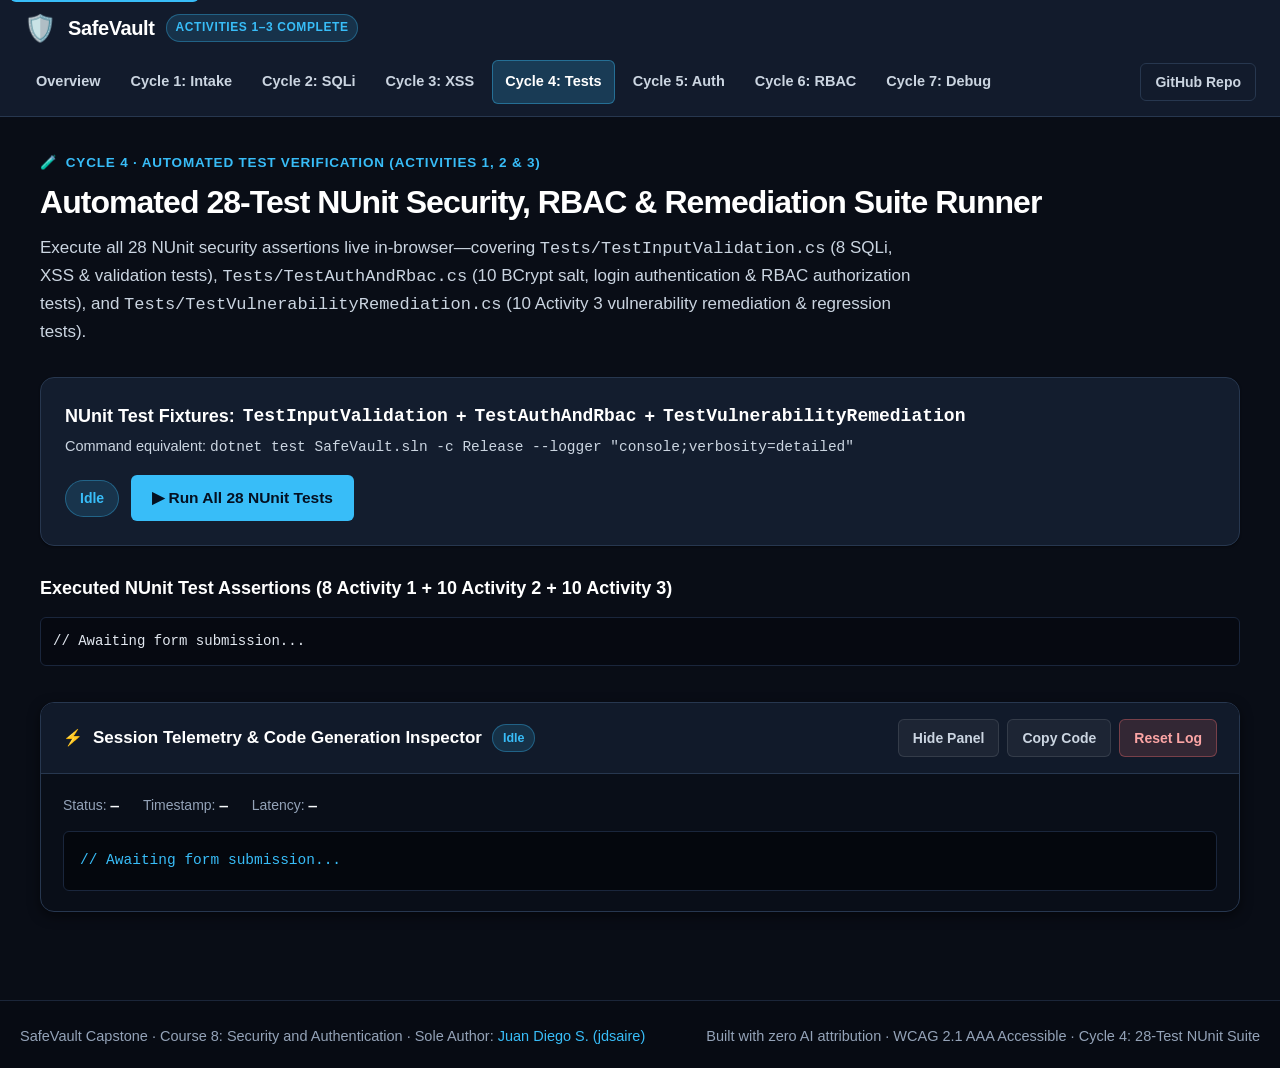
<file: cycle4-tests.html>
<!DOCTYPE html>
<html lang="en">
<head>
    <meta charset="UTF-8">
    <meta name="viewport" content="width=device-width, initial-scale=1.0">
    <title>SafeVault · Cycle 4: 28-Test Automated NUnit Security Suite</title>
    <link rel="stylesheet" href="css/styles.css">
</head>
<body>
    <a href="#mainContent" class="skip-link">Skip to main content</a>

    <!-- Unified Navigation Bar -->
    <header class="navbar" role="banner">
        <div class="nav-container">
            <a href="index.html" class="nav-brand" aria-label="SafeVault Home">
                <span class="brand-icon" aria-hidden="true">🛡️</span>
                <span class="brand-title">SafeVault</span>
                <span class="brand-badge">Activities 1–3 Complete</span>
            </a>
            <nav class="nav-links" aria-label="Primary Navigation">
                <a href="index.html" class="nav-link">Overview</a>
                <a href="cycle1-intake.html" class="nav-link">Cycle 1: Intake</a>
                <a href="cycle2-sqli.html" class="nav-link">Cycle 2: SQLi</a>
                <a href="cycle3-xss.html" class="nav-link">Cycle 3: XSS</a>
                <a href="cycle4-tests.html" class="nav-link active" aria-current="page">Cycle 4: Tests</a>
                <a href="cycle5-auth.html" class="nav-link">Cycle 5: Auth</a>
                <a href="cycle6-rbac.html" class="nav-link">Cycle 6: RBAC</a>
                <a href="cycle7-debug.html" class="nav-link">Cycle 7: Debug</a>
            </nav>
            <div class="nav-actions">
                <a href="https://github.com/jdsaire/fullstack_c8_safevault" target="_blank" rel="noopener noreferrer" class="btn btn-outline btn-sm">GitHub Repo</a>
            </div>
        </div>
    </header>

    <!-- Main Content -->
    <main class="main-content" id="mainContent" role="main">

        <!-- Page Hero -->
        <header class="page-hero">
            <div class="hero-tag">
                <span aria-hidden="true">🧪</span> Cycle 4 · Automated Test Verification (Activities 1, 2 &amp; 3)
            </div>
            <h1 class="hero-title">Automated 28-Test NUnit Security, RBAC &amp; Remediation Suite Runner</h1>
            <p class="hero-subtitle">
                Execute all 28 NUnit security assertions live in-browser—covering <code>Tests/TestInputValidation.cs</code> (8 SQLi, XSS &amp; validation tests), <code>Tests/TestAuthAndRbac.cs</code> (10 BCrypt salt, login authentication &amp; RBAC authorization tests), and <code>Tests/TestVulnerabilityRemediation.cs</code> (10 Activity 3 vulnerability remediation &amp; regression tests).
            </p>
        </header>

        <!-- Test Suite Control Panel -->
        <section class="card" aria-labelledby="controlsTitle" style="margin-bottom: 28px;">
            <div style="display: flex; justify-content: space-between; align-items: center; flex-wrap: wrap; gap: 16px;">
                <div>
                    <h2 class="card-title" id="controlsTitle" style="margin-bottom: 4px;">
                        <span>NUnit Test Fixtures:</span> <code>TestInputValidation</code> + <code>TestAuthAndRbac</code> + <code>TestVulnerabilityRemediation</code>
                    </h2>
                    <p style="font-size: 14.5px; color: var(--text-secondary);">
                        Command equivalent: <code>dotnet test SafeVault.sln -c Release --logger "console;verbosity=detailed"</code>
                    </p>
                </div>
                <div style="display: flex; align-items: center; gap: 12px;">
                    <span class="telemetry-status" id="testSuiteBadge" style="font-size: 14px; padding: 6px 14px;">
                        Idle
                    </span>
                    <button type="button" class="btn btn-primary" id="runAllTestsBtn" onclick="triggerTestExecution()">
                        ▶ Run All 28 NUnit Tests
                    </button>
                </div>
            </div>
        </section>

        <!-- Test Results Grid -->
        <section aria-labelledby="resultsHeading" style="margin-bottom: 32px;">
            <h2 id="resultsHeading" style="font-size: 18px; font-weight: 700; color: #ffffff; margin-bottom: 14px;">
                Executed NUnit Test Assertions (8 Activity 1 + 10 Activity 2 + 10 Activity 3)
            </h2>
            <div style="display: grid; grid-template-columns: repeat(auto-fit, minmax(290px, 1fr)); gap: 16px;" id="testsContainer">
                <div class="step-output" style="grid-column: 1 / -1;">// Awaiting form submission...</div>
            </div>
        </section>

        <!-- Quarantined Collapsible Telemetry & Code Panel -->
        <section class="telemetry-section" id="telemetrySection" aria-labelledby="telemetryHeading">
            <div class="telemetry-card">
                <div class="telemetry-header">
                    <div class="telemetry-title">
                        <span class="telemetry-icon" aria-hidden="true">⚡</span>
                        <h3 id="telemetryHeading">Session Telemetry &amp; Code Generation Inspector</h3>
                        <span class="telemetry-status" id="telemetryStatus">Idle</span>
                    </div>
                    <div class="telemetry-actions">
                        <button type="button" class="btn btn-sm btn-ghost" id="toggleTelemetryBtn" onclick="SafeVault.toggleTelemetryPanel()">Hide Panel</button>
                        <button type="button" class="btn btn-sm btn-ghost" onclick="SafeVault.copyTelemetryCode()">Copy Code</button>
                        <button type="button" class="btn btn-sm btn-danger" onclick="SafeVault.resetTelemetryLog()">Reset Log</button>
                    </div>
                </div>
                <div class="telemetry-body" id="telemetryBody">
                    <div class="telemetry-meta">
                        <span>Status: <strong id="telemetryTarget">—</strong></span>
                        <span>Timestamp: <strong id="telemetryTime">—</strong></span>
                        <span>Latency: <strong id="telemetryLatency">—</strong></span>
                    </div>
                    <div class="telemetry-code-wrapper">
                        <pre><code id="telemetryCode">// Awaiting form submission...</code></pre>
                    </div>
                </div>
            </div>
        </section>

    </main>

    <!-- Footer -->
    <footer class="footer" role="contentinfo">
        <div class="footer-container">
            <div>
                SafeVault Capstone · Course 8: Security and Authentication · Sole Author: <a href="https://github.com/jdsaire" target="_blank" rel="noopener noreferrer">Juan Diego S. (jdsaire)</a>
            </div>
            <div>
                Built with zero AI attribution · WCAG 2.1 AAA Accessible · Cycle 4: 28-Test NUnit Suite
            </div>
        </div>
    </footer>

    <!-- SafeVault Shared Security Engine -->
    <script src="js/safevault.js"></script>
    <script>
        function getCategoryColor(cat) {
            if (cat.includes('Activity 3')) return '#34d399';
            if (cat.includes('SQLi')) return '#fb7185';
            if (cat.includes('XSS')) return '#fbbf24';
            if (cat.includes('BCrypt') || cat.includes('Auth')) return '#c084fc';
            if (cat.includes('RBAC') || cat.includes('Token') || cat.includes('Policy')) return '#22d3ee';
            return '#38bdf8';
        }

        function renderTestCard(item, idx) {
            const color = getCategoryColor(item.category);
            return `
                <div class="card" id="card-${idx}" style="border-left: 4px solid var(--color-success); padding: 18px;">
                    <div style="display: flex; justify-content: space-between; align-items: baseline; margin-bottom: 8px; gap: 8px;">
                        <span style="font-size: 11.5px; font-weight: 700; color: ${color}; text-transform: uppercase;">${SafeVault.escapeHtml(item.category)}</span>
                        <span class="telemetry-status" style="background: rgba(52, 211, 153, 0.15); color: #34d399;">${item.passed ? 'Passed' : 'Failed'}</span>
                    </div>
                    <h3 style="font-size: 15px; font-weight: 700; color: #ffffff; margin-bottom: 6px; word-break: break-word;">${SafeVault.escapeHtml(item.name)}()</h3>
                    <p style="font-size: 13.5px; color: var(--text-secondary); margin-bottom: 10px;">
                        ${SafeVault.escapeHtml(item.description)}
                    </p>
                    <div style="font-family: var(--font-mono); font-size: 12px; color: var(--text-muted);">
                        ${SafeVault.escapeHtml(item.output)} (${item.duration} ms)
                    </div>
                </div>
            `;
        }

        async function triggerTestExecution() {
            const btn = document.getElementById('runAllTestsBtn');
            const badge = document.getElementById('testSuiteBadge');
            const container = document.getElementById('testsContainer');
            btn.disabled = true;
            btn.textContent = '⏳ Running 28 Tests...';
            badge.textContent = 'Executing NUnit Suite...';
            container.innerHTML = '';

            await SafeVault.runAutomatedSecurityTests(
                function(itemResult, index, total) {
                    badge.textContent = `Running (${index}/${total})...`;
                    container.insertAdjacentHTML('beforeend', renderTestCard(itemResult, index));
                },
                function(results, passedCount, totalCount) {
                    badge.textContent = `${passedCount} / ${totalCount} Tests Passed (100%)`;
                    badge.style.background = 'rgba(52, 211, 153, 0.15)';
                    badge.style.color = '#34d399';
                    btn.disabled = false;
                    btn.textContent = '▶ Run All 28 NUnit Tests';
                }
            );
        }
    </script>
</body>
</html>
</file>
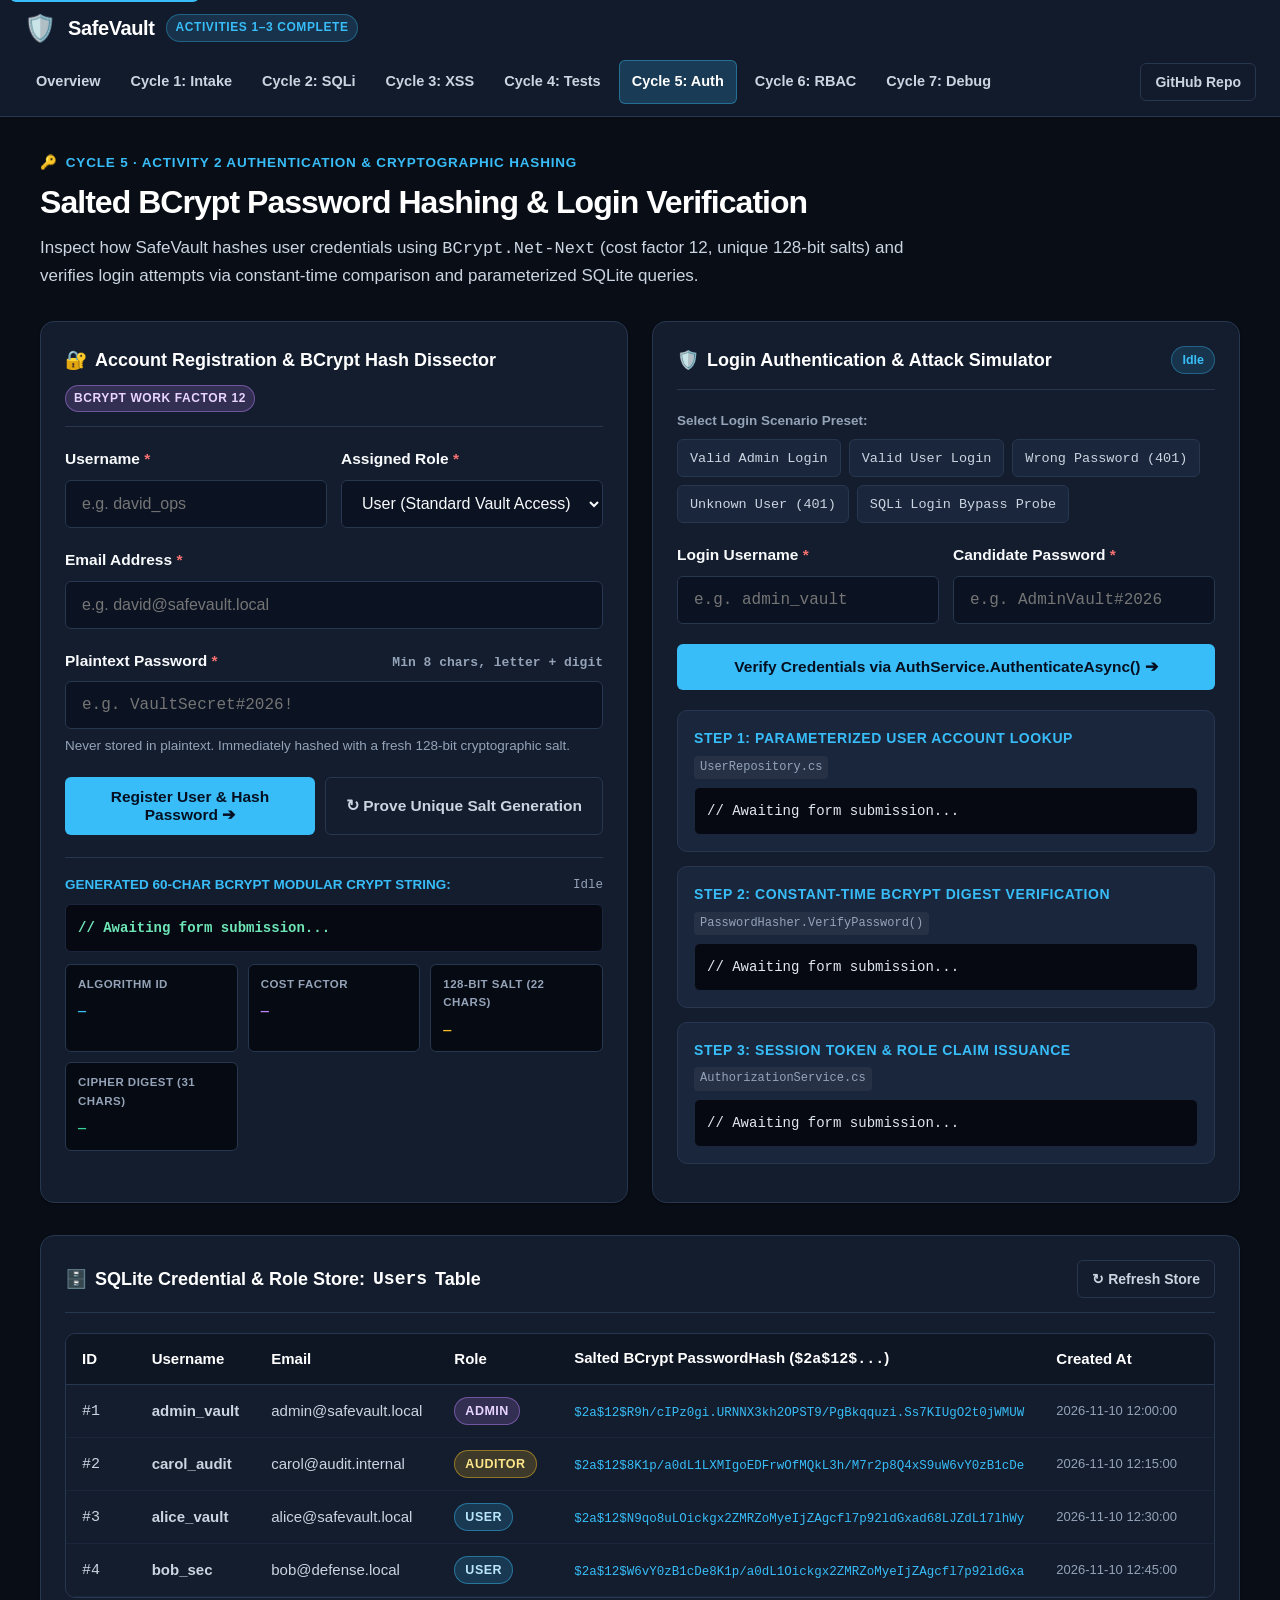
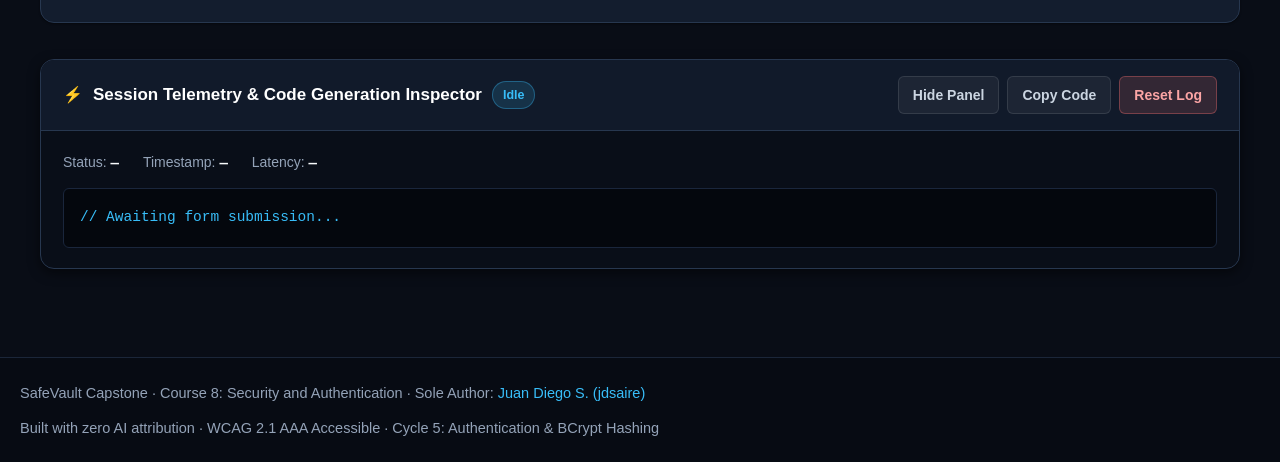
<file: cycle5-auth.html>
<!DOCTYPE html>
<html lang="en">
<head>
    <meta charset="UTF-8">
    <meta name="viewport" content="width=device-width, initial-scale=1.0">
    <title>SafeVault · Cycle 5: Authentication & Salted BCrypt Hashing</title>
    <link rel="stylesheet" href="css/styles.css">
</head>
<body>
    <a href="#mainContent" class="skip-link">Skip to main content</a>

    <!-- Unified Navigation Bar -->
    <header class="navbar" role="banner">
        <div class="nav-container">
            <a href="index.html" class="nav-brand" aria-label="SafeVault Home">
                <span class="brand-icon" aria-hidden="true">🛡️</span>
                <span class="brand-title">SafeVault</span>
                <span class="brand-badge">Activities 1–3 Complete</span>
            </a>
            <nav class="nav-links" aria-label="Primary Navigation">
                <a href="index.html" class="nav-link">Overview</a>
                <a href="cycle1-intake.html" class="nav-link">Cycle 1: Intake</a>
                <a href="cycle2-sqli.html" class="nav-link">Cycle 2: SQLi</a>
                <a href="cycle3-xss.html" class="nav-link">Cycle 3: XSS</a>
                <a href="cycle4-tests.html" class="nav-link">Cycle 4: Tests</a>
                <a href="cycle5-auth.html" class="nav-link active" aria-current="page">Cycle 5: Auth</a>
                <a href="cycle6-rbac.html" class="nav-link">Cycle 6: RBAC</a>
                <a href="cycle7-debug.html" class="nav-link">Cycle 7: Debug</a>
            </nav>
            <div class="nav-actions">
                <a href="https://github.com/jdsaire/fullstack_c8_safevault" target="_blank" rel="noopener noreferrer" class="btn btn-outline btn-sm">GitHub Repo</a>
            </div>
        </div>
    </header>

    <!-- Main Content -->
    <main class="main-content" id="mainContent" role="main">

        <!-- Page Hero -->
        <header class="page-hero">
            <div class="hero-tag">
                <span aria-hidden="true">🔑</span> Cycle 5 · Activity 2 Authentication & Cryptographic Hashing
            </div>
            <h1 class="hero-title">Salted BCrypt Password Hashing & Login Verification</h1>
            <p class="hero-subtitle">
                Inspect how SafeVault hashes user credentials using <code>BCrypt.Net-Next</code> (cost factor 12, unique 128-bit salts) and verifies login attempts via constant-time comparison and parameterized SQLite queries.
            </p>
        </header>

        <!-- Two-Column Workspace -->
        <div class="workspace-grid">

            <!-- Left Card: Credential Registration & BCrypt Hash Dissector -->
            <section class="card" aria-labelledby="hashCardTitle">
                <div class="card-header">
                    <h2 class="card-title" id="hashCardTitle">
                        <span aria-hidden="true">🔐</span> Account Registration & BCrypt Hash Dissector
                    </h2>
                    <span class="brand-badge" style="background: rgba(192, 132, 252, 0.18); color: #e9d5ff; border-color: rgba(192, 132, 252, 0.45);">
                        BCrypt Work Factor 12
                    </span>
                </div>

                <form id="registerAuthForm" novalidate onsubmit="handleRegisterSubmit(event)">
                    <div style="display: grid; grid-template-columns: 1fr 1fr; gap: 14px;">
                        <div class="form-group">
                            <label for="regUsername" class="form-label">
                                <span>Username <span class="req" aria-hidden="true">*</span></span>
                            </label>
                            <input type="text" id="regUsername" class="form-control" required placeholder="e.g. david_ops">
                        </div>

                        <div class="form-group">
                            <label for="regRole" class="form-label">
                                <span>Assigned Role <span class="req" aria-hidden="true">*</span></span>
                            </label>
                            <select id="regRole" class="form-control">
                                <option value="User" selected>User (Standard Vault Access)</option>
                                <option value="Auditor">Auditor (Audit Log Reader)</option>
                                <option value="Admin">Admin (Full Dashboard Control)</option>
                            </select>
                        </div>
                    </div>

                    <div class="form-group">
                        <label for="regEmail" class="form-label">
                            <span>Email Address <span class="req" aria-hidden="true">*</span></span>
                        </label>
                        <input type="email" id="regEmail" class="form-control" required placeholder="e.g. david@safevault.local">
                    </div>

                    <div class="form-group">
                        <label for="regPassword" class="form-label">
                            <span>Plaintext Password <span class="req" aria-hidden="true">*</span></span>
                            <span class="char-count">Min 8 chars, letter + digit</span>
                        </label>
                        <input type="text" id="regPassword" class="form-control" required placeholder="e.g. VaultSecret#2026!" style="font-family: var(--font-mono);">
                        <p class="form-hint">Never stored in plaintext. Immediately hashed with a fresh 128-bit cryptographic salt.</p>
                    </div>

                    <div style="display: flex; gap: 10px; flex-wrap: wrap;">
                        <button type="submit" class="btn btn-primary" style="flex: 1;">
                            Register User & Hash Password ➔
                        </button>
                        <button type="button" class="btn btn-outline" onclick="compareSaltUniqueness()">
                            ↻ Prove Unique Salt Generation
                        </button>
                    </div>
                </form>

                <!-- Live BCrypt Hash Dissector -->
                <div style="margin-top: 22px; padding-top: 16px; border-top: 1px solid var(--border-color);">
                    <div style="display: flex; justify-content: space-between; align-items: center; margin-bottom: 8px;">
                        <span style="font-size: 13.5px; font-weight: 700; color: var(--color-primary); text-transform: uppercase;">
                            Generated 60-Char BCrypt Modular Crypt String:
                        </span>
                        <span style="font-family: var(--font-mono); font-size: 12.5px; color: var(--text-muted);" id="hashLengthBadge">Idle</span>
                    </div>
                    <div class="step-output" id="fullBcryptOutput" style="color: #6ee7b7; font-weight: 700; margin-bottom: 10px;">// Awaiting form submission...</div>

                    <div class="hash-dissector">
                        <div class="hash-segment">
                            <span class="hash-segment-label">Algorithm ID</span>
                            <span class="hash-segment-value" style="color: #38bdf8;" id="dissectAlgo">—</span>
                        </div>
                        <div class="hash-segment">
                            <span class="hash-segment-label">Cost Factor</span>
                            <span class="hash-segment-value" style="color: #c084fc;" id="dissectCost">—</span>
                        </div>
                        <div class="hash-segment">
                            <span class="hash-segment-label">128-Bit Salt (22 chars)</span>
                            <span class="hash-segment-value" style="color: #fbbf24;" id="dissectSalt">—</span>
                        </div>
                        <div class="hash-segment">
                            <span class="hash-segment-label">Cipher Digest (31 chars)</span>
                            <span class="hash-segment-value" style="color: #34d399;" id="dissectCipher">—</span>
                        </div>
                    </div>
                </div>
            </section>

            <!-- Right Card: Login Verification & Attack Simulator -->
            <section class="card" aria-labelledby="loginSimTitle">
                <div class="card-header">
                    <h2 class="card-title" id="loginSimTitle">
                        <span aria-hidden="true">🛡️</span> Login Authentication & Attack Simulator
                    </h2>
                    <span class="telemetry-status" id="loginHttpBadge">Idle</span>
                </div>

                <!-- Login Scenario Presets -->
                <div style="margin-bottom: 16px;">
                    <span style="font-size: 13.5px; font-weight: 600; color: var(--text-muted); display: block; margin-bottom: 8px;">
                        Select Login Scenario Preset:
                    </span>
                    <div class="preset-group">
                        <button type="button" class="preset-pill" onclick="runLoginPreset('admin_vault', 'AdminVault#2026')">Valid Admin Login</button>
                        <button type="button" class="preset-pill" onclick="runLoginPreset('alice_vault', 'AliceVault#2026')">Valid User Login</button>
                        <button type="button" class="preset-pill" onclick="runLoginPreset('alice_vault', 'WrongPass#999')">Wrong Password (401)</button>
                        <button type="button" class="preset-pill" onclick="runLoginPreset('ghost_user', 'AnyPass#2026')">Unknown User (401)</button>
                        <button type="button" class="preset-pill" onclick="runLoginPreset(&quot;admin_vault' OR '1'='1&quot;, &quot;admin' --&quot;)">SQLi Login Bypass Probe</button>
                    </div>
                </div>

                <form id="loginAuthForm" onsubmit="handleLoginSubmit(event)">
                    <div style="display: grid; grid-template-columns: 1fr 1fr; gap: 14px;">
                        <div class="form-group">
                            <label for="loginUsername" class="form-label">
                                <span>Login Username <span class="req" aria-hidden="true">*</span></span>
                            </label>
                            <input type="text" id="loginUsername" class="form-control" required placeholder="e.g. admin_vault" style="font-family: var(--font-mono);">
                        </div>
                        <div class="form-group">
                            <label for="loginPassword" class="form-label">
                                <span>Candidate Password <span class="req" aria-hidden="true">*</span></span>
                            </label>
                            <input type="text" id="loginPassword" class="form-control" required placeholder="e.g. AdminVault#2026" style="font-family: var(--font-mono);">
                        </div>
                    </div>

                    <button type="submit" class="btn btn-primary btn-block">
                        Verify Credentials via AuthService.AuthenticateAsync() ➔
                    </button>
                </form>

                <!-- Pipeline Verification Output -->
                <div style="margin-top: 20px;">
                    <div class="pipeline-step">
                        <div class="step-header">
                            <span class="step-name">Step 1: Parameterized User Account Lookup</span>
                            <span class="step-method">UserRepository.cs</span>
                        </div>
                        <div class="step-output" id="authStepLookup">// Awaiting form submission...</div>
                    </div>

                    <div class="pipeline-step">
                        <div class="step-header">
                            <span class="step-name">Step 2: Constant-Time BCrypt Digest Verification</span>
                            <span class="step-method">PasswordHasher.VerifyPassword()</span>
                        </div>
                        <div class="step-output" id="authStepVerify">// Awaiting form submission...</div>
                    </div>

                    <div class="pipeline-step">
                        <div class="step-header">
                            <span class="step-name">Step 3: Session Token & Role Claim Issuance</span>
                            <span class="step-method">AuthorizationService.cs</span>
                        </div>
                        <div class="step-output" id="authStepToken">// Awaiting form submission...</div>
                    </div>
                </div>
            </section>

        </div>

        <!-- Live Credential Store Table -->
        <section class="card" aria-labelledby="authTableTitle" style="margin-bottom: 32px;">
            <div class="card-header">
                <h2 class="card-title" id="authTableTitle">
                    <span aria-hidden="true">🗄️</span> SQLite Credential & Role Store: <code>Users</code> Table
                </h2>
                <button type="button" class="btn btn-outline btn-sm" onclick="SafeVault.renderAuthUserTable()">
                    ↻ Refresh Store
                </button>
            </div>
            <div class="table-responsive">
                <table class="db-table" aria-label="SafeVault Users with Password Hashes and Roles">
                    <thead>
                        <tr>
                            <th scope="col" style="width: 70px;">ID</th>
                            <th scope="col">Username</th>
                            <th scope="col">Email</th>
                            <th scope="col" style="width: 120px;">Role</th>
                            <th scope="col">Salted BCrypt PasswordHash (<code>$2a$12$...</code>)</th>
                            <th scope="col" style="width: 175px;">Created At</th>
                        </tr>
                    </thead>
                    <tbody id="authUserTableBody">
                        <!-- Populated dynamically by SafeVault engine -->
                    </tbody>
                </table>
            </div>
        </section>

        <!-- Quarantined Collapsible Telemetry & Code Panel -->
        <section class="telemetry-section" id="telemetrySection" aria-labelledby="telemetryHeading">
            <div class="telemetry-card">
                <div class="telemetry-header">
                    <div class="telemetry-title">
                        <span class="telemetry-icon" aria-hidden="true">⚡</span>
                        <h3 id="telemetryHeading">Session Telemetry &amp; Code Generation Inspector</h3>
                        <span class="telemetry-status" id="telemetryStatus">Idle</span>
                    </div>
                    <div class="telemetry-actions">
                        <button type="button" class="btn btn-sm btn-ghost" id="toggleTelemetryBtn" onclick="SafeVault.toggleTelemetryPanel()">Hide Panel</button>
                        <button type="button" class="btn btn-sm btn-ghost" onclick="SafeVault.copyTelemetryCode()">Copy Code</button>
                        <button type="button" class="btn btn-sm btn-danger" onclick="SafeVault.resetTelemetryLog()">Reset Log</button>
                    </div>
                </div>
                <div class="telemetry-body" id="telemetryBody">
                    <div class="telemetry-meta">
                        <span>Status: <strong id="telemetryTarget">—</strong></span>
                        <span>Timestamp: <strong id="telemetryTime">—</strong></span>
                        <span>Latency: <strong id="telemetryLatency">—</strong></span>
                    </div>
                    <div class="telemetry-code-wrapper">
                        <pre><code id="telemetryCode">// Awaiting form submission...</code></pre>
                    </div>
                </div>
            </div>
        </section>

    </main>

    <!-- Footer -->
    <footer class="footer" role="contentinfo">
        <div class="footer-container">
            <div>
                SafeVault Capstone · Course 8: Security and Authentication · Sole Author: <a href="https://github.com/jdsaire" target="_blank" rel="noopener noreferrer">Juan Diego S. (jdsaire)</a>
            </div>
            <div>
                Built with zero AI attribution · WCAG 2.1 AAA Accessible · Cycle 5: Authentication & BCrypt Hashing
            </div>
        </div>
    </footer>

    <!-- SafeVault Shared Security Engine -->
    <script src="js/safevault.js"></script>
    <script>
        function updateDissectorUI(hash) {
            const meta = SafeVault.inspectBcryptHash(hash);
            document.getElementById('fullBcryptOutput').textContent = hash;
            document.getElementById('hashLengthBadge').textContent = meta.totalLength + ' chars';
            document.getElementById('dissectAlgo').textContent = meta.algorithm;
            document.getElementById('dissectCost').textContent = meta.workFactor + ' (' + meta.rounds.toLocaleString() + ' rounds)';
            document.getElementById('dissectSalt').textContent = meta.salt;
            document.getElementById('dissectCipher').textContent = meta.cipherHash;
        }

        function compareSaltUniqueness() {
            const pwd = document.getElementById('regPassword').value || 'VaultSecret#2026!';
            const hash1 = SafeVault.generateBcryptHash(pwd, 12);
            const hash2 = SafeVault.generateBcryptHash(pwd, 12);
            const m1 = SafeVault.inspectBcryptHash(hash1);
            const m2 = SafeVault.inspectBcryptHash(hash2);

            updateDissectorUI(hash2);

            const trace =
`// Cryptographic Salt Uniqueness Verification (PasswordHasher.cs):
// Plaintext Input: "${pwd}"
// Hash #1: "${hash1}" (Salt: ${m1.salt})
// Hash #2: "${hash2}" (Salt: ${m2.salt})
// Result: Hash #1 != Hash #2 (128-bit CSPRNG salt prevents rainbow table & precomputation attacks)
// Both verify TRUE via BCrypt.Net.BCrypt.Verify("${pwd}", hash).`;
            SafeVault.recordTelemetry('Salt Uniqueness Check', 'PasswordHasher.HashPassword()', trace, 'Unique Salts Verified', '1.4ms');
            SafeVault.showToast('Generated fresh 128-bit salt: identical passwords produce distinct hashes!', 'success');
        }

        async function handleRegisterSubmit(e) {
            e.preventDefault();
            const u = document.getElementById('regUsername').value;
            const em = document.getElementById('regEmail').value;
            const pw = document.getElementById('regPassword').value;
            const r = document.getElementById('regRole').value;

            const res = await SafeVault.registerAuthAccount(u, em, pw, r);
            if (!res.isAuthenticated) {
                SafeVault.showToast(res.message, 'error');
                return;
            }
            updateDissectorUI(res.passwordHash);
            SafeVault.showToast(`Registered '${res.username}' (${res.role}) with salted BCrypt hash!`, 'success');
        }

        function runLoginPreset(username, password) {
            document.getElementById('loginUsername').value = username;
            document.getElementById('loginPassword').value = password;
            SafeVault.showToast('Loaded login preset into form. Click Verify Credentials to submit.', 'success');
        }

        async function handleLoginSubmit(e) {
            if (e) e.preventDefault();
            const u = document.getElementById('loginUsername').value.trim();
            const p = document.getElementById('loginPassword').value;
            if (!u || !p) {
                SafeVault.showToast('Please enter or select login credentials before submitting.', 'warning');
                return;
            }

            const res = await SafeVault.authenticateLogin(u, p);
            const badge = document.getElementById('loginHttpBadge');

            document.getElementById('authStepLookup').textContent =
                'Query: SELECT UserID, Username, Email, PasswordHash, Role FROM Users WHERE Username = @Username LIMIT 1;\n' +
                'Bound Parameter: @Username = "' + u + '" (Type: Text, Literal value)\n' +
                'Account Status: ' + (res.isAuthenticated ? 'Record located (User #' + res.userId + ', Role: ' + res.role + ')' : 'Rejected or not matched');

            if (res.isAuthenticated) {
                badge.textContent = '200 OK · Authenticated';
                badge.className = 'http-badge http-200';
                document.getElementById('authStepVerify').textContent =
                    'Stored Hash: ' + res.passwordHash + '\n' +
                    'BCrypt.Verify(candidatePassword, storedHash) => TRUE (Digest match)';
                document.getElementById('authStepToken').textContent =
                    'Status: HTTP 200 OK · Principal: ' + res.username + ' · Role Claim: ' + res.role + '\n' +
                    'Signed Token: ' + res.token;
                SafeVault.showToast(res.message, 'success');
            } else {
                badge.textContent = '401 Unauthorized';
                badge.className = 'http-badge http-401';
                document.getElementById('authStepVerify').textContent =
                    'Verification Outcome: FALSE\n' +
                    'Detail: ' + res.reason;
                document.getElementById('authStepToken').textContent =
                    'Status: HTTP 401 Unauthorized\n' +
                    'Response: "' + res.message + '" · Zero session tokens issued.';
                SafeVault.showToast('401 Unauthorized: ' + res.message, 'warning');
            }
        }

        document.addEventListener('DOMContentLoaded', () => {
            SafeVault.renderAuthUserTable();
        });
    </script>
</body>
</html>
</file>
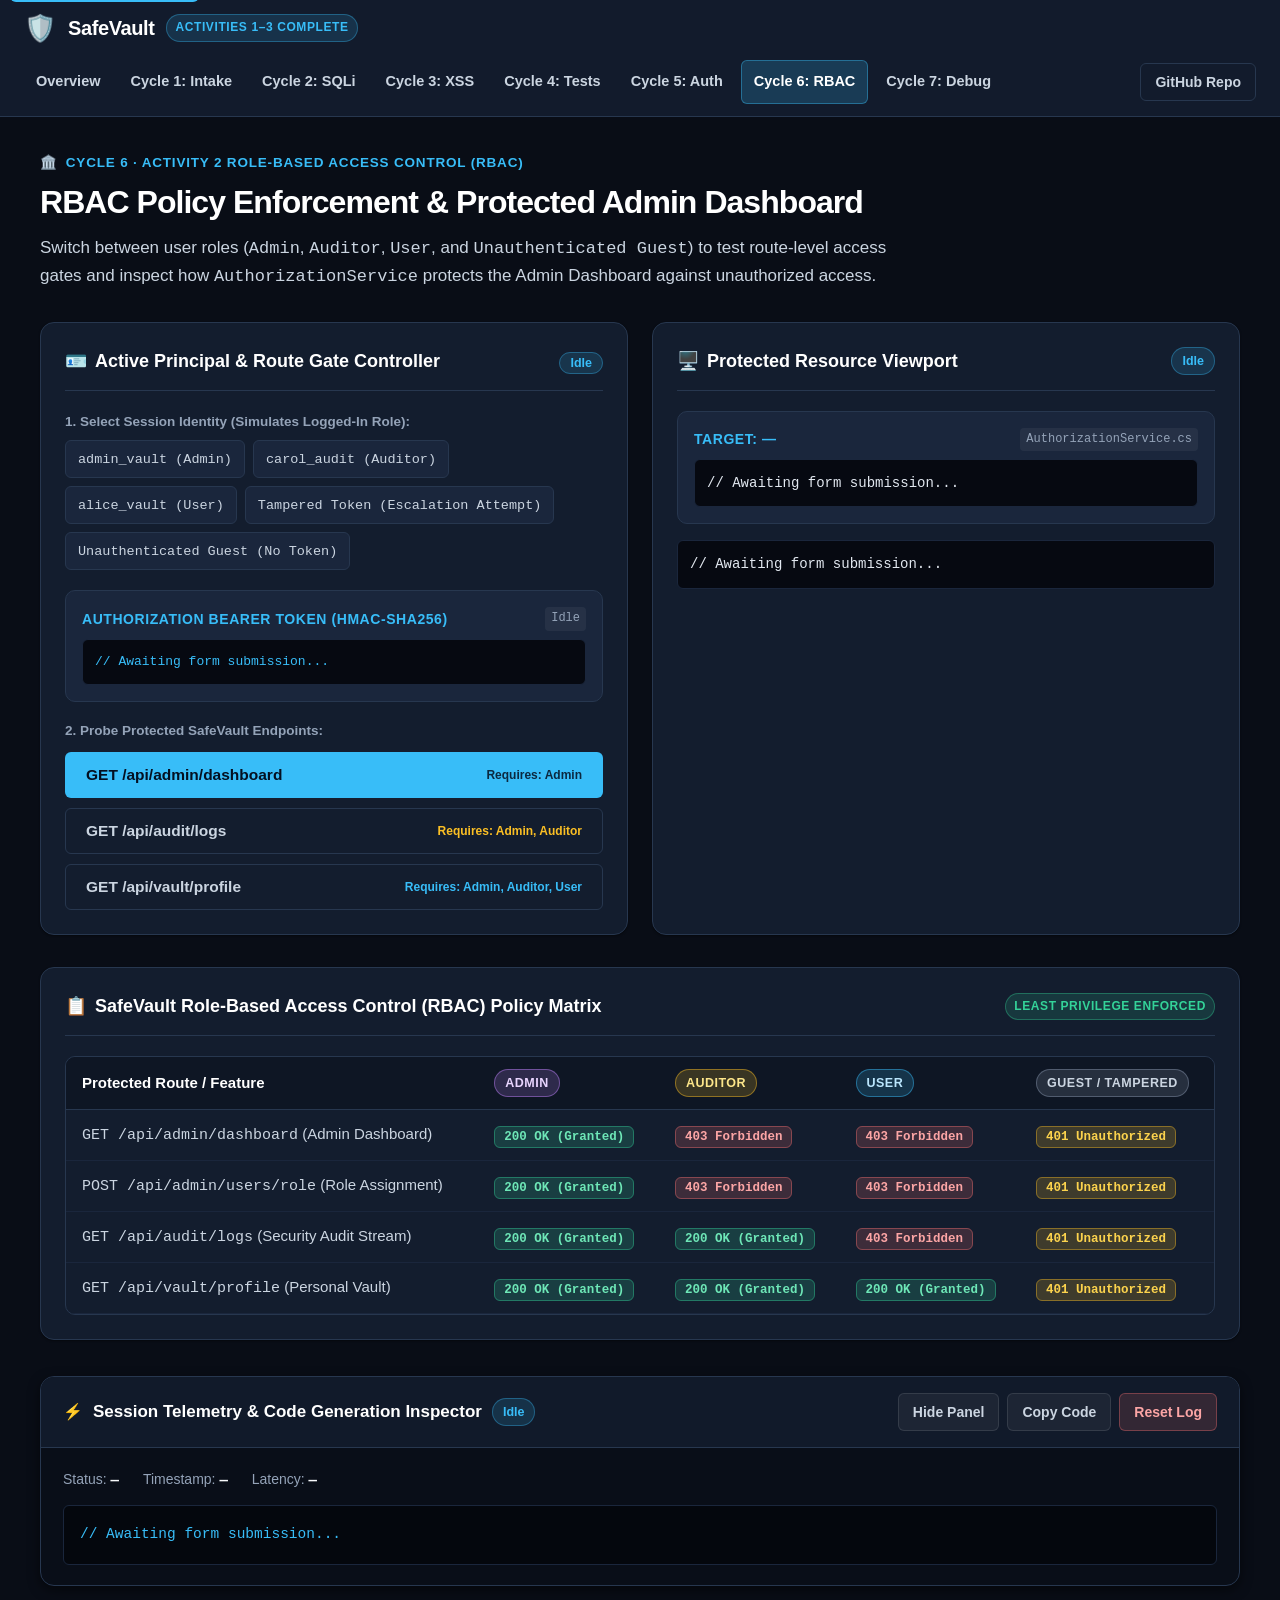
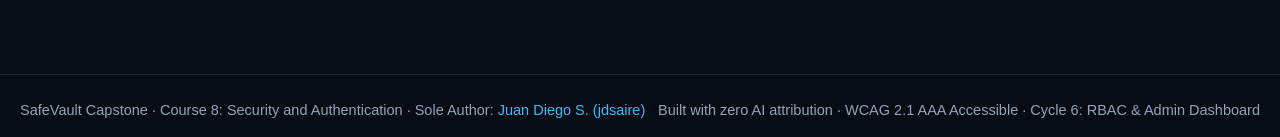
<file: cycle6-rbac.html>
<!DOCTYPE html>
<html lang="en">
<head>
    <meta charset="UTF-8">
    <meta name="viewport" content="width=device-width, initial-scale=1.0">
    <title>SafeVault · Cycle 6: Role-Based Access Control (RBAC)</title>
    <link rel="stylesheet" href="css/styles.css">
</head>
<body>
    <a href="#mainContent" class="skip-link">Skip to main content</a>

    <!-- Unified Navigation Bar -->
    <header class="navbar" role="banner">
        <div class="nav-container">
            <a href="index.html" class="nav-brand" aria-label="SafeVault Home">
                <span class="brand-icon" aria-hidden="true">🛡️</span>
                <span class="brand-title">SafeVault</span>
                <span class="brand-badge">Activities 1–3 Complete</span>
            </a>
            <nav class="nav-links" aria-label="Primary Navigation">
                <a href="index.html" class="nav-link">Overview</a>
                <a href="cycle1-intake.html" class="nav-link">Cycle 1: Intake</a>
                <a href="cycle2-sqli.html" class="nav-link">Cycle 2: SQLi</a>
                <a href="cycle3-xss.html" class="nav-link">Cycle 3: XSS</a>
                <a href="cycle4-tests.html" class="nav-link">Cycle 4: Tests</a>
                <a href="cycle5-auth.html" class="nav-link">Cycle 5: Auth</a>
                <a href="cycle6-rbac.html" class="nav-link active" aria-current="page">Cycle 6: RBAC</a>
                <a href="cycle7-debug.html" class="nav-link">Cycle 7: Debug</a>
            </nav>
            <div class="nav-actions">
                <a href="https://github.com/jdsaire/fullstack_c8_safevault" target="_blank" rel="noopener noreferrer" class="btn btn-outline btn-sm">GitHub Repo</a>
            </div>
        </div>
    </header>

    <!-- Main Content -->
    <main class="main-content" id="mainContent" role="main">

        <!-- Page Hero -->
        <header class="page-hero">
            <div class="hero-tag">
                <span aria-hidden="true">🏛️</span> Cycle 6 · Activity 2 Role-Based Access Control (RBAC)
            </div>
            <h1 class="hero-title">RBAC Policy Enforcement & Protected Admin Dashboard</h1>
            <p class="hero-subtitle">
                Switch between user roles (<code>Admin</code>, <code>Auditor</code>, <code>User</code>, and <code>Unauthenticated Guest</code>) to test route-level access gates and inspect how <code>AuthorizationService</code> protects the Admin Dashboard against unauthorized access.
            </p>
        </header>

        <!-- Two-Column Workspace -->
        <div class="workspace-grid">

            <!-- Left Card: Active Session Identity & Route Probe Controller -->
            <section class="card" aria-labelledby="sessionCardTitle">
                <div class="card-header">
                    <h2 class="card-title" id="sessionCardTitle">
                        <span aria-hidden="true">🪪</span> Active Principal & Route Gate Controller
                    </h2>
                    <span id="activeRoleBadge"><span class="telemetry-status">Idle</span></span>
                </div>

                <!-- Step 1: Select Principal Identity -->
                <div style="margin-bottom: 18px;">
                    <span style="font-size: 13.5px; font-weight: 600; color: var(--text-muted); display: block; margin-bottom: 8px;">
                        1. Select Session Identity (Simulates Logged-In Role):
                    </span>
                    <div class="preset-group" id="identityButtons">
                        <button type="button" class="preset-pill" id="id-admin" onclick="selectPrincipal('admin')">admin_vault (Admin)</button>
                        <button type="button" class="preset-pill" id="id-auditor" onclick="selectPrincipal('auditor')">carol_audit (Auditor)</button>
                        <button type="button" class="preset-pill" id="id-user" onclick="selectPrincipal('user')">alice_vault (User)</button>
                        <button type="button" class="preset-pill" id="id-tampered" onclick="selectPrincipal('tampered')">Tampered Token (Escalation Attempt)</button>
                        <button type="button" class="preset-pill" id="id-guest" onclick="selectPrincipal('guest')">Unauthenticated Guest (No Token)</button>
                    </div>
                </div>

                <!-- Active Signed Token Inspector -->
                <div class="pipeline-step">
                    <div class="step-header">
                        <span class="step-name">Authorization Bearer Token (HMAC-SHA256)</span>
                        <span class="step-method" id="tokenValidityLabel">Idle</span>
                    </div>
                    <div class="step-output" id="activeTokenDisplay" style="font-size: 13px; color: #38bdf8;">// Awaiting form submission...</div>
                </div>

                <!-- Step 2: Probe Protected Routes -->
                <div style="margin-top: 18px;">
                    <span style="font-size: 13.5px; font-weight: 600; color: var(--text-muted); display: block; margin-bottom: 10px;">
                        2. Probe Protected SafeVault Endpoints:
                    </span>
                    <div style="display: grid; grid-template-columns: 1fr; gap: 10px;">
                        <button type="button" class="btn btn-primary btn-block" style="justify-content: space-between;" onclick="probeRoute('/api/admin/dashboard')">
                            <span>GET /api/admin/dashboard</span>
                            <span style="font-size: 12px; opacity: 0.85;">Requires: Admin</span>
                        </button>
                        <button type="button" class="btn btn-outline btn-block" style="justify-content: space-between;" onclick="probeRoute('/api/audit/logs')">
                            <span>GET /api/audit/logs</span>
                            <span style="font-size: 12px; color: var(--color-warning);">Requires: Admin, Auditor</span>
                        </button>
                        <button type="button" class="btn btn-outline btn-block" style="justify-content: space-between;" onclick="probeRoute('/api/vault/profile')">
                            <span>GET /api/vault/profile</span>
                            <span style="font-size: 12px; color: var(--color-primary);">Requires: Admin, Auditor, User</span>
                        </button>
                    </div>
                </div>
            </section>

            <!-- Right Card: Protected Resource Viewport (Admin Dashboard / 403 / 401) -->
            <section class="card" aria-labelledby="resourceViewportTitle">
                <div class="card-header">
                    <h2 class="card-title" id="resourceViewportTitle">
                        <span aria-hidden="true">🖥️</span> Protected Resource Viewport
                    </h2>
                    <span class="telemetry-status" id="rbacHttpBadge">Idle</span>
                </div>

                <!-- Gate Decision Summary -->
                <div class="pipeline-step" id="decisionBanner">
                    <div class="step-header">
                        <span class="step-name" id="decisionRouteLabel">Target: —</span>
                        <span class="step-method">AuthorizationService.cs</span>
                    </div>
                    <div class="step-output" id="decisionSummaryOutput">// Awaiting form submission...</div>
                </div>

                <!-- Dynamic Protected View Container -->
                <div id="protectedResourceContainer" style="margin-top: 16px;">
                    <div class="step-output">// Awaiting form submission...</div>
                </div>
            </section>

        </div>

        <!-- RBAC Permission Matrix Reference -->
        <section class="card" aria-labelledby="matrixHeading" style="margin-bottom: 32px;">
            <div class="card-header">
                <h2 class="card-title" id="matrixHeading">
                    <span aria-hidden="true">📋</span> SafeVault Role-Based Access Control (RBAC) Policy Matrix
                </h2>
                <span class="brand-badge" style="background: rgba(52, 211, 153, 0.15); color: #34d399; border-color: rgba(52, 211, 153, 0.35);">
                    Least Privilege Enforced
                </span>
            </div>
            <div class="table-responsive">
                <table class="db-table" aria-label="RBAC Route Policy Matrix">
                    <thead>
                        <tr>
                            <th scope="col">Protected Route / Feature</th>
                            <th scope="col"><span class="role-badge admin">Admin</span></th>
                            <th scope="col"><span class="role-badge auditor">Auditor</span></th>
                            <th scope="col"><span class="role-badge user">User</span></th>
                            <th scope="col"><span class="role-badge guest">Guest / Tampered</span></th>
                        </tr>
                    </thead>
                    <tbody>
                        <tr>
                            <td><code>GET /api/admin/dashboard</code> (Admin Dashboard)</td>
                            <td><span class="http-badge http-200">200 OK (Granted)</span></td>
                            <td><span class="http-badge http-403">403 Forbidden</span></td>
                            <td><span class="http-badge http-403">403 Forbidden</span></td>
                            <td><span class="http-badge http-401">401 Unauthorized</span></td>
                        </tr>
                        <tr>
                            <td><code>POST /api/admin/users/role</code> (Role Assignment)</td>
                            <td><span class="http-badge http-200">200 OK (Granted)</span></td>
                            <td><span class="http-badge http-403">403 Forbidden</span></td>
                            <td><span class="http-badge http-403">403 Forbidden</span></td>
                            <td><span class="http-badge http-401">401 Unauthorized</span></td>
                        </tr>
                        <tr>
                            <td><code>GET /api/audit/logs</code> (Security Audit Stream)</td>
                            <td><span class="http-badge http-200">200 OK (Granted)</span></td>
                            <td><span class="http-badge http-200">200 OK (Granted)</span></td>
                            <td><span class="http-badge http-403">403 Forbidden</span></td>
                            <td><span class="http-badge http-401">401 Unauthorized</span></td>
                        </tr>
                        <tr>
                            <td><code>GET /api/vault/profile</code> (Personal Vault)</td>
                            <td><span class="http-badge http-200">200 OK (Granted)</span></td>
                            <td><span class="http-badge http-200">200 OK (Granted)</span></td>
                            <td><span class="http-badge http-200">200 OK (Granted)</span></td>
                            <td><span class="http-badge http-401">401 Unauthorized</span></td>
                        </tr>
                    </tbody>
                </table>
            </div>
        </section>

        <!-- Quarantined Collapsible Telemetry & Code Panel -->
        <section class="telemetry-section" id="telemetrySection" aria-labelledby="telemetryHeading">
            <div class="telemetry-card">
                <div class="telemetry-header">
                    <div class="telemetry-title">
                        <span class="telemetry-icon" aria-hidden="true">⚡</span>
                        <h3 id="telemetryHeading">Session Telemetry &amp; Code Generation Inspector</h3>
                        <span class="telemetry-status" id="telemetryStatus">Idle</span>
                    </div>
                    <div class="telemetry-actions">
                        <button type="button" class="btn btn-sm btn-ghost" id="toggleTelemetryBtn" onclick="SafeVault.toggleTelemetryPanel()">Hide Panel</button>
                        <button type="button" class="btn btn-sm btn-ghost" onclick="SafeVault.copyTelemetryCode()">Copy Code</button>
                        <button type="button" class="btn btn-sm btn-danger" onclick="SafeVault.resetTelemetryLog()">Reset Log</button>
                    </div>
                </div>
                <div class="telemetry-body" id="telemetryBody">
                    <div class="telemetry-meta">
                        <span>Status: <strong id="telemetryTarget">—</strong></span>
                        <span>Timestamp: <strong id="telemetryTime">—</strong></span>
                        <span>Latency: <strong id="telemetryLatency">—</strong></span>
                    </div>
                    <div class="telemetry-code-wrapper">
                        <pre><code id="telemetryCode">// Awaiting form submission...</code></pre>
                    </div>
                </div>
            </div>
        </section>

    </main>

    <!-- Footer -->
    <footer class="footer" role="contentinfo">
        <div class="footer-container">
            <div>
                SafeVault Capstone · Course 8: Security and Authentication · Sole Author: <a href="https://github.com/jdsaire" target="_blank" rel="noopener noreferrer">Juan Diego S. (jdsaire)</a>
            </div>
            <div>
                Built with zero AI attribution · WCAG 2.1 AAA Accessible · Cycle 6: RBAC & Admin Dashboard
            </div>
        </div>
    </footer>

    <!-- SafeVault Shared Security Engine -->
    <script src="js/safevault.js"></script>
    <script>
        let currentPrincipalKey = null;
        let currentRoute = '/api/admin/dashboard';
        let activeBearerToken = null;

        function buildTokenForPrincipal(key) {
            if (key === 'admin') {
                return SafeVault.issueSignedToken(1, 'admin_vault', 'Admin');
            }
            if (key === 'auditor') {
                return SafeVault.issueSignedToken(2, 'carol_audit', 'Auditor');
            }
            if (key === 'user') {
                return SafeVault.issueSignedToken(3, 'alice_vault', 'User');
            }
            if (key === 'tampered') {
                const validUserToken = SafeVault.issueSignedToken(3, 'alice_vault', 'User');
                const sig = validUserToken.split('.')[1];
                const forgedPayload = btoa('3|alice_vault|Admin|9999999999').replace(/=+$/, '');
                return forgedPayload + '.' + sig;
            }
            return null; // guest
        }

        function selectPrincipal(key) {
            currentPrincipalKey = key;
            document.querySelectorAll('#identityButtons .preset-pill').forEach(btn => btn.classList.remove('active'));
            const activeBtn = document.getElementById('id-' + key);
            if (activeBtn) activeBtn.classList.add('active');

            activeBearerToken = buildTokenForPrincipal(key);
            const roleBadgeContainer = document.getElementById('activeRoleBadge');
            const tokenDisplay = document.getElementById('activeTokenDisplay');
            const validityLabel = document.getElementById('tokenValidityLabel');

            if (key === 'admin') {
                roleBadgeContainer.innerHTML = '<span class="role-badge admin">Admin · admin_vault</span>';
                tokenDisplay.textContent = 'Bearer ' + activeBearerToken;
                validityLabel.textContent = 'HMAC-SHA256 Valid';
            } else if (key === 'auditor') {
                roleBadgeContainer.innerHTML = '<span class="role-badge auditor">Auditor · carol_audit</span>';
                tokenDisplay.textContent = 'Bearer ' + activeBearerToken;
                validityLabel.textContent = 'HMAC-SHA256 Valid';
            } else if (key === 'user') {
                roleBadgeContainer.innerHTML = '<span class="role-badge user">User · alice_vault</span>';
                tokenDisplay.textContent = 'Bearer ' + activeBearerToken;
                validityLabel.textContent = 'HMAC-SHA256 Valid';
            } else if (key === 'tampered') {
                roleBadgeContainer.innerHTML = '<span class="role-badge guest">Tampered Payload (User -> Admin)</span>';
                tokenDisplay.textContent = 'Bearer ' + activeBearerToken;
                validityLabel.textContent = 'Signature Mismatch!';
            } else {
                roleBadgeContainer.innerHTML = '<span class="role-badge guest">Unauthenticated Guest</span>';
                tokenDisplay.textContent = '// No Authorization header present';
                validityLabel.textContent = 'Missing Token';
            }

            SafeVault.showToast('Session identity selected. Click an endpoint in Step 2 to probe RBAC access.', 'success');
        }

        function probeRoute(routePath) {
            if (!currentPrincipalKey) {
                SafeVault.showToast('Please select a Session Identity in Step 1 before probing a route.', 'warning');
                return;
            }
            currentRoute = routePath;
            const decision = SafeVault.evaluateRbacRoute(activeBearerToken, routePath);
            const httpBadge = document.getElementById('rbacHttpBadge');
            const routeLabel = document.getElementById('decisionRouteLabel');
            const summaryOut = document.getElementById('decisionSummaryOutput');
            const container = document.getElementById('protectedResourceContainer');

            routeLabel.textContent = 'Target: ' + routePath + ' (Allowed: ' + decision.requiredRoles.join(', ') + ')';
            summaryOut.textContent =
                'Principal: ' + (decision.username || 'Anonymous / Invalid Token') + '\n' +
                'Evaluated Role: ' + (decision.actualRole || 'None') + '\n' +
                'Policy Verdict: ' + decision.message;

            if (decision.statusCode === 200) {
                httpBadge.textContent = '200 OK · Access Granted';
                httpBadge.className = 'http-badge http-200';
                renderUnlockedResource(container, routePath, decision);
                SafeVault.showToast(decision.message, 'success');
            } else if (decision.statusCode === 403) {
                httpBadge.textContent = '403 Forbidden';
                httpBadge.className = 'http-badge http-403';
                renderDeniedResource(container, decision, '403 Forbidden · Insufficient Role Privileges');
                SafeVault.showToast(decision.message, 'error');
            } else {
                httpBadge.textContent = '401 Unauthorized';
                httpBadge.className = 'http-badge http-401';
                renderDeniedResource(container, decision, '401 Unauthorized · Authentication Required');
                SafeVault.showToast(decision.message, 'warning');
            }
        }

        function renderUnlockedResource(container, routePath, decision) {
            if (routePath === '/api/admin/dashboard') {
                const users = SafeVault.getDatabase();
                container.innerHTML = `
                    <div style="background: rgba(52, 211, 153, 0.08); border: 1px solid rgba(52, 211, 153, 0.35); border-radius: var(--radius-md); padding: 16px;">
                        <div style="display: flex; justify-content: space-between; align-items: center; margin-bottom: 12px; flex-wrap: wrap; gap: 8px;">
                            <h3 style="font-size: 16.5px; color: #6ee7b7; font-weight: 700;">
                                🔓 Admin Security Dashboard Unlocked (Role: Admin)
                            </h3>
                            <span class="role-badge admin">Admin Controls Active</span>
                        </div>
                        <p style="font-size: 14px; color: var(--text-secondary); margin-bottom: 14px;">
                            Modify user RBAC roles below via <code>POST /api/admin/users/role</code>:
                        </p>
                        <div style="display: grid; gap: 10px;">
                            ${users.map(u => `
                                <div style="display: flex; justify-content: space-between; align-items: center; background: #080d18; padding: 10px 14px; border-radius: var(--radius-sm); border: 1px solid var(--border-color); flex-wrap: wrap; gap: 8px;">
                                    <div>
                                        <strong style="color: #ffffff;">${SafeVault.escapeHtml(u.username)}</strong>
                                        <span style="color: var(--text-muted); font-size: 13px; margin-left: 6px;">(${SafeVault.escapeHtml(u.email)})</span>
                                    </div>
                                    <div style="display: flex; align-items: center; gap: 8px;">
                                        ${SafeVault.renderRoleBadge(u.role)}
                                        <select aria-label="Change role for ${SafeVault.escapeHtml(u.username)}" onchange="handleRoleChange('${SafeVault.escapeHtml(u.username)}', this.value)" style="background: var(--bg-input); color: var(--text-primary); border: 1px solid var(--border-color); border-radius: 4px; padding: 4px 8px; font-size: 13px; min-height: 36px;">
                                            <option value="Admin" ${u.role === 'Admin' ? 'selected' : ''}>Set Admin</option>
                                            <option value="Auditor" ${u.role === 'Auditor' ? 'selected' : ''}>Set Auditor</option>
                                            <option value="User" ${u.role === 'User' ? 'selected' : ''}>Set User</option>
                                        </select>
                                    </div>
                                </div>
                            `).join('')}
                        </div>
                    </div>
                `;
            } else if (routePath === '/api/audit/logs') {
                container.innerHTML = `
                    <div style="background: rgba(251, 191, 36, 0.08); border: 1px solid rgba(251, 191, 36, 0.35); border-radius: var(--radius-md); padding: 16px;">
                        <h3 style="font-size: 16.5px; color: #fde68a; font-weight: 700; margin-bottom: 10px;">
                            🔓 Compliance & Security Audit Stream Unlocked (${SafeVault.escapeHtml(decision.actualRole)})
                        </h3>
                        <ul style="list-style: none; font-family: var(--font-mono); font-size: 13.5px; color: var(--text-secondary); display: grid; gap: 8px;">
                            <li style="background: #080d18; padding: 8px 12px; border-radius: 4px;">[AUD-101] BCrypt workFactor=12 salted hashing active on Users store</li>
                            <li style="background: #080d18; padding: 8px 12px; border-radius: 4px;">[AUD-102] RBAC route gate active on /api/admin/dashboard (Admin only)</li>
                            <li style="background: #080d18; padding: 8px 12px; border-radius: 4px;">[AUD-103] Parameterized SqliteParameter bindings verified across all queries</li>
                        </ul>
                    </div>
                `;
            } else {
                container.innerHTML = `
                    <div style="background: rgba(56, 189, 248, 0.08); border: 1px solid rgba(56, 189, 248, 0.35); border-radius: var(--radius-md); padding: 16px;">
                        <h3 style="font-size: 16.5px; color: #bae6fd; font-weight: 700; margin-bottom: 8px;">
                            🔓 Authenticated Personal Vault Profile (${SafeVault.escapeHtml(decision.username)})
                        </h3>
                        <p style="font-size: 14.5px; color: var(--text-secondary);">
                            Signed session token verified for principal <code>${SafeVault.escapeHtml(decision.username)}</code> with role <code>${SafeVault.escapeHtml(decision.actualRole)}</code>. Standard personal vault records accessible.
                        </p>
                    </div>
                `;
            }
        }

        function renderDeniedResource(container, decision, heading) {
            const is403 = decision.statusCode === 403;
            const borderCol = is403 ? 'rgba(248, 113, 113, 0.45)' : 'rgba(251, 191, 36, 0.45)';
            const bgCol = is403 ? 'rgba(248, 113, 113, 0.08)' : 'rgba(251, 191, 36, 0.08)';
            const titleCol = is403 ? '#fca5a5' : '#fde68a';

            container.innerHTML = `
                <div style="background: ${bgCol}; border: 1px solid ${borderCol}; border-radius: var(--radius-md); padding: 18px;">
                    <h3 style="font-size: 17px; color: ${titleCol}; font-weight: 700; margin-bottom: 8px;">
                        🔒 ${SafeVault.escapeHtml(heading)}
                    </h3>
                    <p style="font-size: 14.5px; color: var(--text-secondary); margin-bottom: 12px;">
                        ${SafeVault.escapeHtml(decision.message)}
                    </p>
                    <div style="font-family: var(--font-mono); font-size: 13px; color: var(--text-muted); background: #060911; padding: 10px 12px; border-radius: 4px;">
                         Guard: AuthorizationService.AuthorizeByToken() · Route: ${SafeVault.escapeHtml(decision.route)} · Required: [${SafeVault.escapeHtml(decision.requiredRoles.join(', '))}]
                    </div>
                </div>
            `;
        }

        function handleRoleChange(targetUser, newRole) {
            const res = SafeVault.updateAccountRole(activeBearerToken, targetUser, newRole);
            if (res.isAuthorized) {
                SafeVault.showToast(res.message, 'success');
                probeRoute('/api/admin/dashboard');
            } else {
                SafeVault.showToast(res.message, 'error');
            }
        }
    </script>
</body>
</html>
</file>
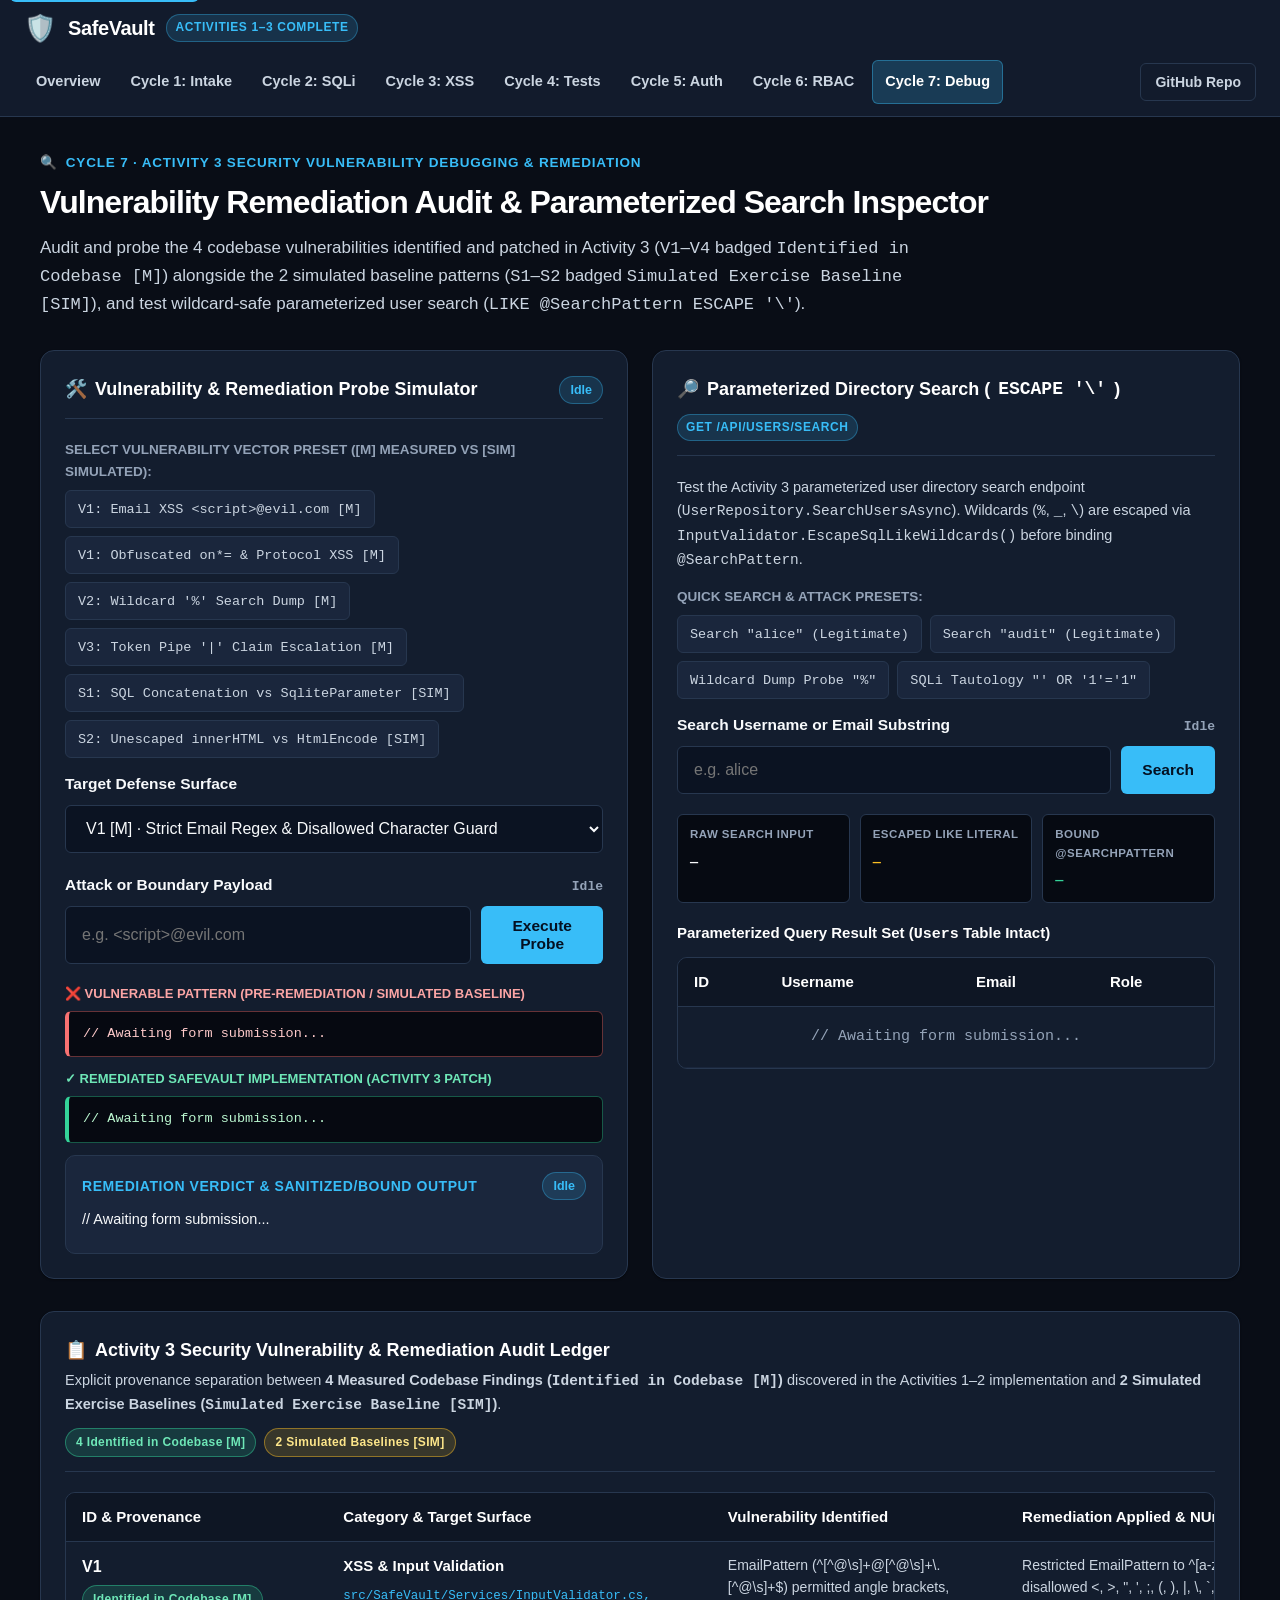
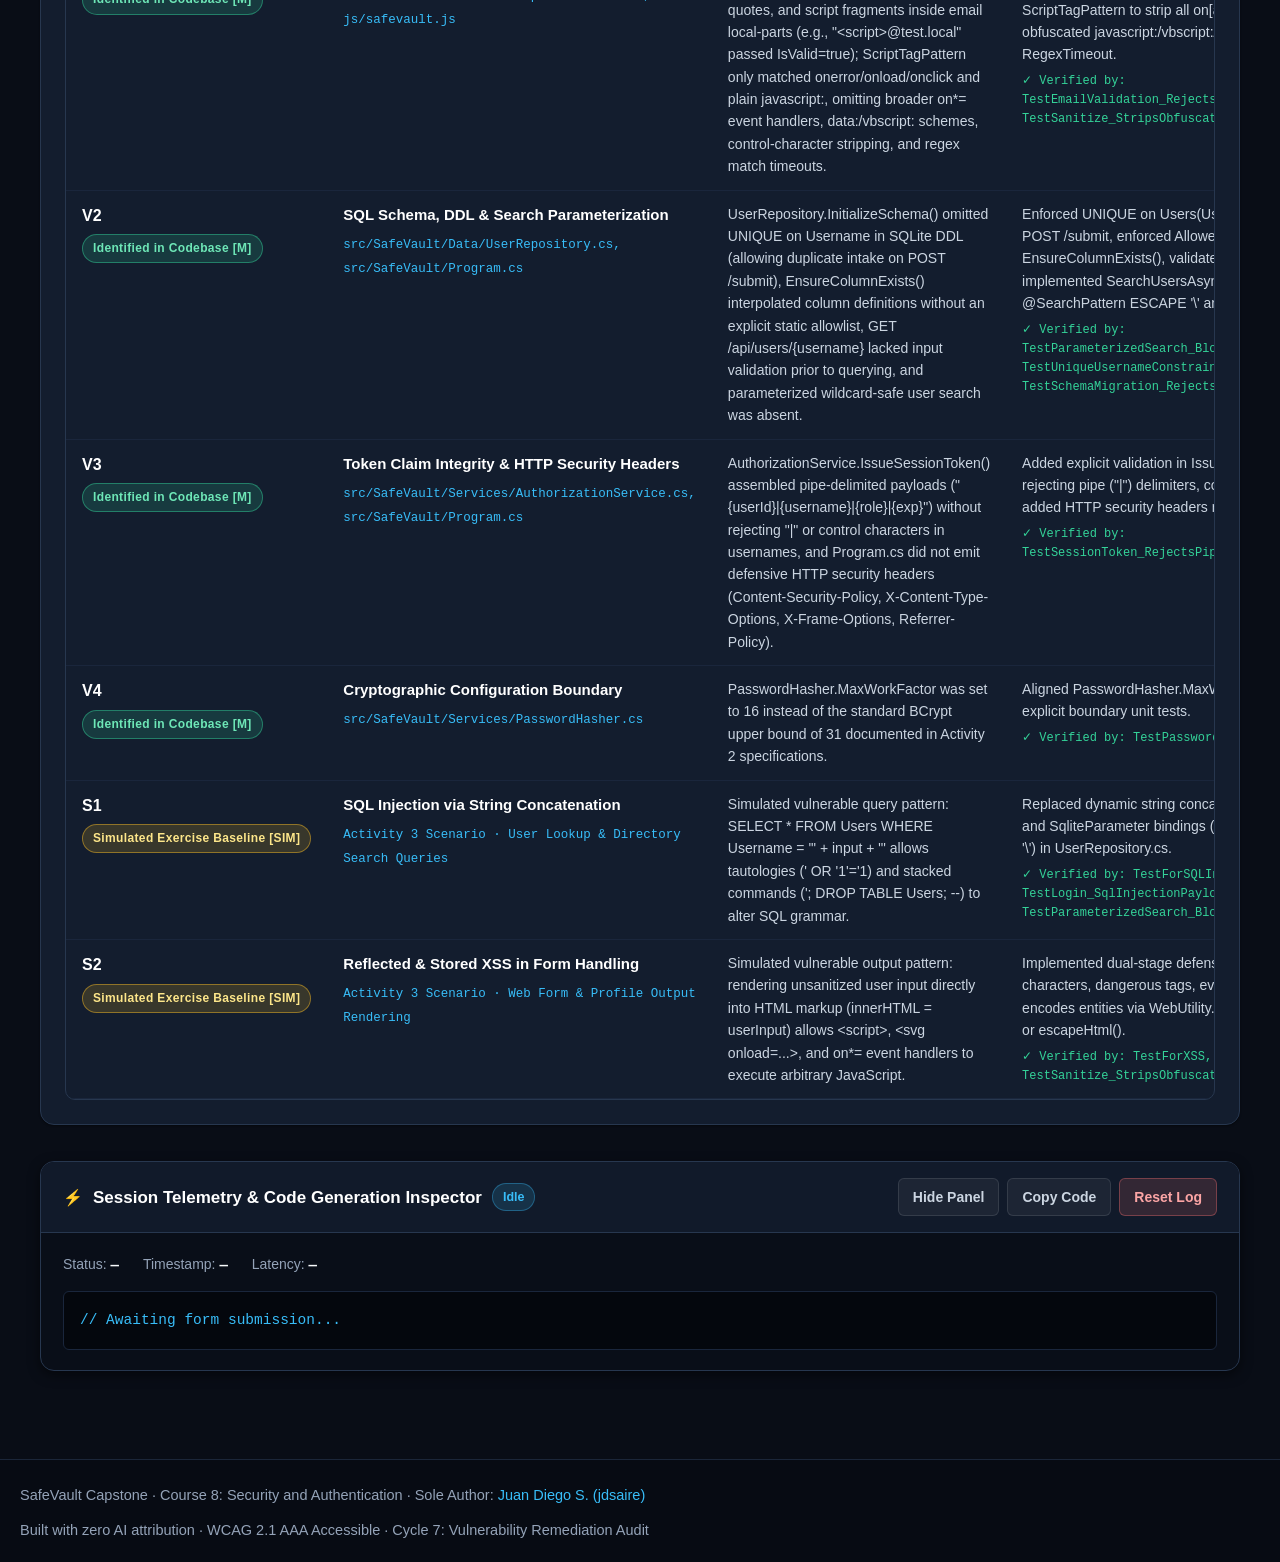
<file: cycle7-debug.html>
<!DOCTYPE html>
<html lang="en">
<head>
    <meta charset="UTF-8">
    <meta name="viewport" content="width=device-width, initial-scale=1.0">
    <title>SafeVault · Cycle 7: Security Debugging &amp; Remediation Audit</title>
    <link rel="stylesheet" href="css/styles.css">
</head>
<body>
    <a href="#mainContent" class="skip-link">Skip to main content</a>

    <!-- Unified Navigation Bar -->
    <header class="navbar" role="banner">
        <div class="nav-container">
            <a href="index.html" class="nav-brand" aria-label="SafeVault Home">
                <span class="brand-icon" aria-hidden="true">🛡️</span>
                <span class="brand-title">SafeVault</span>
                <span class="brand-badge">Activities 1–3 Complete</span>
            </a>
            <nav class="nav-links" aria-label="Primary Navigation">
                <a href="index.html" class="nav-link">Overview</a>
                <a href="cycle1-intake.html" class="nav-link">Cycle 1: Intake</a>
                <a href="cycle2-sqli.html" class="nav-link">Cycle 2: SQLi</a>
                <a href="cycle3-xss.html" class="nav-link">Cycle 3: XSS</a>
                <a href="cycle4-tests.html" class="nav-link">Cycle 4: Tests</a>
                <a href="cycle5-auth.html" class="nav-link">Cycle 5: Auth</a>
                <a href="cycle6-rbac.html" class="nav-link">Cycle 6: RBAC</a>
                <a href="cycle7-debug.html" class="nav-link active" aria-current="page">Cycle 7: Debug</a>
            </nav>
            <div class="nav-actions">
                <a href="https://github.com/jdsaire/fullstack_c8_safevault" target="_blank" rel="noopener noreferrer" class="btn btn-outline btn-sm">GitHub Repo</a>
            </div>
        </div>
    </header>

    <!-- Main Content -->
    <main class="main-content" id="mainContent" role="main">

        <!-- Page Hero -->
        <header class="page-hero">
            <div class="hero-tag">
                <span aria-hidden="true">🔍</span> Cycle 7 · Activity 3 Security Vulnerability Debugging &amp; Remediation
            </div>
            <h1 class="hero-title">Vulnerability Remediation Audit &amp; Parameterized Search Inspector</h1>
            <p class="hero-subtitle">
                Audit and probe the 4 codebase vulnerabilities identified and patched in Activity 3 (<code>V1</code>–<code>V4</code> badged <code>Identified in Codebase [M]</code>) alongside the 2 simulated baseline patterns (<code>S1</code>–<code>S2</code> badged <code>Simulated Exercise Baseline [SIM]</code>), and test wildcard-safe parameterized user search (<code>LIKE @SearchPattern ESCAPE '\'</code>).
            </p>
        </header>

        <!-- Two-Column Workspace -->
        <div class="workspace-grid">

            <!-- Left Card: Interactive Vulnerability & Remediation Probe Simulator -->
            <section class="card" aria-labelledby="probeCardTitle">
                <div class="card-header">
                    <h2 class="card-title" id="probeCardTitle">
                        <span aria-hidden="true">🛠️</span> Vulnerability &amp; Remediation Probe Simulator
                    </h2>
                    <span id="probeProvenanceBadge" class="telemetry-status">Idle</span>
                </div>

                <div style="margin-bottom: 14px;">
                    <span style="display: block; font-size: 13.5px; font-weight: 700; color: var(--text-muted); text-transform: uppercase; margin-bottom: 8px;">
                        Select Vulnerability Vector Preset ([M] Measured vs [SIM] Simulated):
                    </span>
                    <div class="preset-group" style="margin-bottom: 12px;">
                        <button type="button" class="preset-pill" id="presetV1Email" onclick="selectProbePreset('email', '<script>@evil.com', 'presetV1Email')">
                            V1: Email XSS &lt;script&gt;@evil.com [M]
                        </button>
                        <button type="button" class="preset-pill" id="presetV1Xss" onclick="selectProbePreset('xss', '<div onmouseover=alert(1)><a href=&quot;java\tscript:alert(1)&quot;>hover</a></div>', 'presetV1Xss')">
                            V1: Obfuscated on*= &amp; Protocol XSS [M]
                        </button>
                        <button type="button" class="preset-pill" id="presetV2Search" onclick="selectProbePreset('search', '%', 'presetV2Search')">
                            V2: Wildcard '%' Search Dump [M]
                        </button>
                        <button type="button" class="preset-pill" id="presetV3Token" onclick="selectProbePreset('token', 'alice|Admin|9999999999', 'presetV3Token')">
                            V3: Token Pipe '|' Claim Escalation [M]
                        </button>
                        <button type="button" class="preset-pill" id="presetS1Sqli" onclick="selectProbePreset('sqli', '\' OR \'1\'=\'1', 'presetS1Sqli')">
                            S1: SQL Concatenation vs SqliteParameter [SIM]
                        </button>
                        <button type="button" class="preset-pill" id="presetS2Dom" onclick="selectProbePreset('xss', '<svg onload=alert(document.cookie)>', 'presetS2Dom')">
                            S2: Unescaped innerHTML vs HtmlEncode [SIM]
                        </button>
                    </div>
                </div>

                <div class="form-group">
                    <label for="probeVectorSelect" class="form-label">
                        <span>Target Defense Surface</span>
                    </label>
                    <select id="probeVectorSelect" class="form-control">
                        <option value="email">V1 [M] · Strict Email Regex &amp; Disallowed Character Guard</option>
                        <option value="xss">V1/S2 [M/SIM] · Control-Char, Event-Handler &amp; URI Sanitizer</option>
                        <option value="search">V2 [M] · Parameterized Search with ESCAPE '\' Wildcard Guard</option>
                        <option value="token">V3 [M] · HMAC Token Pipe '|' Delimiter &amp; Claim Integrity Guard</option>
                        <option value="sqli">S1 [SIM] · Parameterized SQLite Query vs String Concatenation</option>
                    </select>
                </div>

                <div class="form-group">
                    <label for="probePayloadInput" class="form-label">
                        <span>Attack or Boundary Payload</span>
                        <span class="char-count" id="probeVerdictTag">Idle</span>
                    </label>
                    <div style="display: flex; gap: 10px;">
                        <input type="text" id="probePayloadInput" class="form-control" placeholder="e.g. &lt;script&gt;@evil.com" aria-label="Attack payload to probe">
                        <button type="button" class="btn btn-primary" onclick="executeCurrentProbe()">
                            Execute Probe
                        </button>
                    </div>
                </div>

                <!-- Side-by-Side Vulnerable vs Remediated Code Comparison -->
                <div>
                    <div style="display: flex; justify-content: space-between; align-items: center; margin-bottom: 6px;">
                        <span style="font-size: 13px; font-weight: 700; color: #fca5a5; text-transform: uppercase;">
                            ❌ Vulnerable Pattern (Pre-Remediation / Simulated Baseline)
                        </span>
                    </div>
                    <div class="diff-box vulnerable" id="vulnerableCodeBox">// Awaiting form submission...</div>

                    <div style="display: flex; justify-content: space-between; align-items: center; margin-bottom: 6px;">
                        <span style="font-size: 13px; font-weight: 700; color: #6ee7b7; text-transform: uppercase;">
                            ✓ Remediated SafeVault Implementation (Activity 3 Patch)
                        </span>
                    </div>
                    <div class="diff-box remediated" id="remediatedCodeBox">// Awaiting form submission...</div>

                    <div class="pipeline-step" style="margin-bottom: 0;">
                        <div class="step-header">
                            <span class="step-name">Remediation Verdict &amp; Sanitized/Bound Output</span>
                            <span class="telemetry-status" id="probeStatusBadge">Idle</span>
                        </div>
                        <div style="font-size: 14.5px; color: var(--text-primary); margin-bottom: 6px;" id="probeVerdictText">// Awaiting form submission...</div>
                        <div style="font-family: var(--font-mono); font-size: 13px; color: var(--color-primary);" id="probeBoundOutput"></div>
                    </div>
                </div>
            </section>

            <!-- Right Card: Live Parameterized User Directory Search Inspector -->
            <section class="card" aria-labelledby="searchCardTitle">
                <div class="card-header">
                    <h2 class="card-title" id="searchCardTitle">
                        <span aria-hidden="true">🔎</span> Parameterized Directory Search (<code>ESCAPE '\'</code>)
                    </h2>
                    <span class="brand-badge" style="background: rgba(56, 189, 248, 0.15); color: #38bdf8;">
                        GET /api/users/search
                    </span>
                </div>

                <p style="font-size: 14.5px; color: var(--text-secondary); margin-bottom: 14px;">
                    Test the Activity 3 parameterized user directory search endpoint (<code>UserRepository.SearchUsersAsync</code>). Wildcards (<code>%</code>, <code>_</code>, <code>\</code>) are escaped via <code>InputValidator.EscapeSqlLikeWildcards()</code> before binding <code>@SearchPattern</code>.
                </p>

                <div style="margin-bottom: 14px;">
                    <span style="display: block; font-size: 13.5px; font-weight: 700; color: var(--text-muted); text-transform: uppercase; margin-bottom: 8px;">
                        Quick Search &amp; Attack Presets:
                    </span>
                    <div class="preset-group" style="margin-bottom: 12px;">
                        <button type="button" class="preset-pill" onclick="loadSearchPreset('alice')">
                            Search "alice" (Legitimate)
                        </button>
                        <button type="button" class="preset-pill" onclick="loadSearchPreset('audit')">
                            Search "audit" (Legitimate)
                        </button>
                        <button type="button" class="preset-pill" onclick="loadSearchPreset('%')">
                            Wildcard Dump Probe "%"
                        </button>
                        <button type="button" class="preset-pill" onclick="loadSearchPreset('\' OR \'1\'=\'1')">
                            SQLi Tautology "' OR '1'='1"
                        </button>
                    </div>
                </div>

                <div class="form-group">
                    <label for="directorySearchInput" class="form-label">
                        <span>Search Username or Email Substring</span>
                        <span class="char-count" id="searchMatchCountBadge">Idle</span>
                    </label>
                    <div style="display: flex; gap: 10px;">
                        <input type="text" id="directorySearchInput" class="form-control" placeholder="e.g. alice" aria-label="Search username or email">
                        <button type="button" class="btn btn-primary" onclick="runDirectorySearch()">
                            Search
                        </button>
                    </div>
                </div>

                <!-- Parameter Binding Readout -->
                <div class="hash-dissector" style="margin-bottom: 18px;">
                    <div class="hash-segment">
                        <span class="hash-segment-label">Raw Search Input</span>
                        <span class="hash-segment-value" id="searchRawReadout" style="color: #f8fafc;">—</span>
                    </div>
                    <div class="hash-segment">
                        <span class="hash-segment-label">Escaped LIKE Literal</span>
                        <span class="hash-segment-value" id="searchEscapedReadout" style="color: #fbbf24;">—</span>
                    </div>
                    <div class="hash-segment">
                        <span class="hash-segment-label">Bound @SearchPattern</span>
                        <span class="hash-segment-value" id="searchBoundReadout" style="color: #34d399;">—</span>
                    </div>
                </div>

                <!-- Matched User Records Table -->
                <h3 style="font-size: 15px; font-weight: 700; color: #ffffff; margin-bottom: 10px;">
                    Parameterized Query Result Set (<code>Users</code> Table Intact)
                </h3>
                <div class="table-responsive">
                    <table class="db-table" aria-label="Parameterized Search Results">
                        <thead>
                            <tr>
                                <th scope="col">ID</th>
                                <th scope="col">Username</th>
                                <th scope="col">Email</th>
                                <th scope="col">Role</th>
                            </tr>
                        </thead>
                        <tbody id="searchResultTableBody">
                            <tr>
                                <td colspan="4" style="text-align: center; color: var(--text-muted); padding: 18px; font-family: var(--font-mono);">
                                    // Awaiting form submission...
                                </td>
                            </tr>
                        </tbody>
                    </table>
                </div>
            </section>

        </div>

        <!-- Full-Width Card: Activity 3 Vulnerability & Remediation Audit Ledger -->
        <section class="card" aria-labelledby="ledgerTitle" style="margin-bottom: 32px;">
            <div class="card-header">
                <div>
                    <h2 class="card-title" id="ledgerTitle">
                        <span aria-hidden="true">📋</span> Activity 3 Security Vulnerability &amp; Remediation Audit Ledger
                    </h2>
                    <p style="font-size: 14.5px; color: var(--text-secondary); margin-top: 4px;">
                        Explicit provenance separation between <strong>4 Measured Codebase Findings (<code>Identified in Codebase [M]</code>)</strong> discovered in the Activities 1–2 implementation and <strong>2 Simulated Exercise Baselines (<code>Simulated Exercise Baseline [SIM]</code>)</strong>.
                    </p>
                </div>
                <div style="display: flex; gap: 8px; flex-wrap: wrap;">
                    <span class="provenance-badge measured">4 Identified in Codebase [M]</span>
                    <span class="provenance-badge simulated">2 Simulated Baselines [SIM]</span>
                </div>
            </div>

            <div class="table-responsive">
                <table class="db-table" aria-label="Vulnerability Remediation Ledger">
                    <thead>
                        <tr>
                            <th scope="col">ID &amp; Provenance</th>
                            <th scope="col">Category &amp; Target Surface</th>
                            <th scope="col">Vulnerability Identified</th>
                            <th scope="col">Remediation Applied &amp; NUnit Verification</th>
                        </tr>
                    </thead>
                    <tbody id="vulnerabilityLedgerBody">
                        <!-- Populated on load from SafeVault.getVulnerabilityLedger() -->
                    </tbody>
                </table>
            </div>
        </section>

        <!-- Quarantined Collapsible Telemetry & Code Panel -->
        <section class="telemetry-section" id="telemetrySection" aria-labelledby="telemetryHeading">
            <div class="telemetry-card">
                <div class="telemetry-header">
                    <div class="telemetry-title">
                        <span class="telemetry-icon" aria-hidden="true">⚡</span>
                        <h3 id="telemetryHeading">Session Telemetry &amp; Code Generation Inspector</h3>
                        <span class="telemetry-status" id="telemetryStatus">Idle</span>
                    </div>
                    <div class="telemetry-actions">
                        <button type="button" class="btn btn-sm btn-ghost" id="toggleTelemetryBtn" onclick="SafeVault.toggleTelemetryPanel()">Hide Panel</button>
                        <button type="button" class="btn btn-sm btn-ghost" onclick="SafeVault.copyTelemetryCode()">Copy Code</button>
                        <button type="button" class="btn btn-sm btn-danger" onclick="SafeVault.resetTelemetryLog()">Reset Log</button>
                    </div>
                </div>
                <div class="telemetry-body" id="telemetryBody">
                    <div class="telemetry-meta">
                        <span>Status: <strong id="telemetryTarget">—</strong></span>
                        <span>Timestamp: <strong id="telemetryTime">—</strong></span>
                        <span>Latency: <strong id="telemetryLatency">—</strong></span>
                    </div>
                    <div class="telemetry-code-wrapper">
                        <pre><code id="telemetryCode">// Awaiting form submission...</code></pre>
                    </div>
                </div>
            </div>
        </section>

    </main>

    <!-- Footer -->
    <footer class="footer" role="contentinfo">
        <div class="footer-container">
            <div>
                SafeVault Capstone · Course 8: Security and Authentication · Sole Author: <a href="https://github.com/jdsaire" target="_blank" rel="noopener noreferrer">Juan Diego S. (jdsaire)</a>
            </div>
            <div>
                Built with zero AI attribution · WCAG 2.1 AAA Accessible · Cycle 7: Vulnerability Remediation Audit
            </div>
        </div>
    </footer>

    <!-- SafeVault Shared Security Engine -->
    <script src="js/safevault.js"></script>
    <script>
        function selectProbePreset(vectorCategory, payload, btnId) {
            document.querySelectorAll('.preset-pill').forEach(b => {
                if (b.id && b.id.startsWith('preset')) b.classList.remove('active');
            });
            const activeBtn = document.getElementById(btnId);
            if (activeBtn) activeBtn.classList.add('active');

            document.getElementById('probeVectorSelect').value = vectorCategory;
            document.getElementById('probePayloadInput').value = payload;
            SafeVault.showToast('Loaded probe preset into form. Click Execute Probe to inspect remediation.', 'success');
        }

        async function executeCurrentProbe() {
            const vector = document.getElementById('probeVectorSelect').value;
            const payload = document.getElementById('probePayloadInput').value.trim();
            if (!payload) {
                SafeVault.showToast('Please enter or select a payload before executing the probe.', 'warning');
                return;
            }
            const res = await SafeVault.runRemediationProbe(vector, payload);

            const provBadge = document.getElementById('probeProvenanceBadge');
            provBadge.textContent = res.provenanceBadge;
            provBadge.className = 'provenance-badge ' + (res.provenanceBadge.includes('[SIM]') && !res.provenanceBadge.includes('[M]') ? 'simulated' : 'measured');

            document.getElementById('vulnerableCodeBox').textContent = res.vulnerablePattern;
            document.getElementById('remediatedCodeBox').textContent = res.remediatedPattern;
            document.getElementById('probeVerdictText').textContent = res.defenseVerdict;
            document.getElementById('probeBoundOutput').textContent = 'Output / Binding: ' + res.sanitizedOrBoundOutput;

            const statusBadge = document.getElementById('probeStatusBadge');
            const verdictTag = document.getElementById('probeVerdictTag');
            if (res.isAttackBlocked) {
                statusBadge.textContent = 'BLOCKED & NEUTRALIZED';
                statusBadge.className = 'http-badge http-200';
                verdictTag.textContent = 'Attack Blocked';
                verdictTag.style.color = '#34d399';
            } else {
                statusBadge.textContent = 'COMPLIANT INPUT ACCEPTED';
                statusBadge.className = 'http-badge http-401';
                verdictTag.textContent = 'Valid Input';
                verdictTag.style.color = '#38bdf8';
            }
        }

        function loadSearchPreset(presetTerm) {
            document.getElementById('directorySearchInput').value = presetTerm;
            SafeVault.showToast('Loaded search preset into form. Click Search to execute.', 'success');
        }

        async function runDirectorySearch(presetTerm) {
            const inputEl = document.getElementById('directorySearchInput');
            if (typeof presetTerm === 'string') {
                inputEl.value = presetTerm;
            }
            const term = inputEl.value.trim();
            if (!term) {
                SafeVault.showToast('Please enter or select a search term before submitting.', 'warning');
                return;
            }
            const res = await SafeVault.searchUsersParameterized(term);

            document.getElementById('searchRawReadout').textContent = term || '(empty)';
            document.getElementById('searchEscapedReadout').textContent = res.escapedLikePattern || '(rejected)';
            document.getElementById('searchBoundReadout').textContent = res.boundParameter || 'NONE';

            const countBadge = document.getElementById('searchMatchCountBadge');
            countBadge.textContent = `${res.matches.length} row(s) matched`;
            countBadge.style.color = res.matches.length === 0 ? '#fbbf24' : '#34d399';

            const tbody = document.getElementById('searchResultTableBody');
            if (res.matches.length === 0) {
                tbody.innerHTML = `
                    <tr>
                        <td colspan="4" style="text-align: center; color: var(--text-muted); padding: 18px;">
                            0 rows matched literal parameter <code>${SafeVault.escapeHtml(res.boundParameter || term)}</code> — SQLi &amp; wildcard dump neutralized.
                        </td>
                    </tr>
                `;
                return;
            }

            tbody.innerHTML = res.matches.map(u => `
                <tr>
                    <td><code>#${u.id}</code></td>
                    <td><strong>${SafeVault.escapeHtml(u.username)}</strong></td>
                    <td>${SafeVault.escapeHtml(u.email)}</td>
                    <td>${SafeVault.renderRoleBadge(u.role)}</td>
                </tr>
            `).join('');
        }

        function renderLedgerTable() {
            const tbody = document.getElementById('vulnerabilityLedgerBody');
            const items = SafeVault.getVulnerabilityLedger();
            tbody.innerHTML = items.map(item => `
                <tr>
                    <td style="vertical-align: top; white-space: nowrap;">
                        <div style="font-weight: 800; color: #ffffff; font-size: 16px; margin-bottom: 6px;">${SafeVault.escapeHtml(item.id)}</div>
                        <span class="provenance-badge ${item.badgeType}">${SafeVault.escapeHtml(item.provenanceBadge)}</span>
                    </td>
                    <td style="vertical-align: top;">
                        <div style="font-weight: 700; color: #ffffff; margin-bottom: 4px;">${SafeVault.escapeHtml(item.category)}</div>
                        <code style="font-size: 12.5px; color: var(--color-primary);">${SafeVault.escapeHtml(item.targetSurface)}</code>
                    </td>
                    <td style="vertical-align: top; font-size: 14px; color: var(--text-secondary);">
                        ${SafeVault.escapeHtml(item.vulnerabilityDescription)}
                    </td>
                    <td style="vertical-align: top; font-size: 14px; color: var(--text-secondary);">
                        <div style="margin-bottom: 6px;">${SafeVault.escapeHtml(item.remediationApplied)}</div>
                        <div style="font-family: var(--font-mono); font-size: 12px; color: #34d399;">
                            ✓ Verified by: ${SafeVault.escapeHtml(item.verificationTest)}
                        </div>
                    </td>
                </tr>
            `).join('');
        }

        document.addEventListener('DOMContentLoaded', () => {
            renderLedgerTable();
        });
    </script>
</body>
</html>
</file>
<file: css/styles.css>
/* SafeVault Design System · WCAG 2.1 AAA Accessible Dark Theme */
:root {
    --bg-page: #090d16;
    --bg-card: #131d2e;
    --bg-card-subtle: #1a263c;
    --bg-input: #0b1322;
    --border-color: #27374f;
    --border-focus: #38bdf8;
    
    --text-primary: #f8fafc;
    --text-secondary: #cbd5e1;
    --text-muted: #94a3b8;
    
    --color-primary: #38bdf8;
    --color-primary-hover: #0ea5e9;
    --color-success: #34d399;
    --color-warning: #fbbf24;
    --color-danger: #f87171;
    --color-violet: #c084fc;
    
    --font-sans: -apple-system, BlinkMacSystemFont, 'Segoe UI', Roboto, Oxygen, Ubuntu, Cantarell, sans-serif;
    --font-mono: ui-monospace, SFMono-Regular, Menlo, Monaco, Consolas, 'Liberation Mono', monospace;
    
    --radius-sm: 6px;
    --radius-md: 10px;
    --radius-lg: 14px;
    
    --shadow-sm: 0 1px 2px rgba(0, 0, 0, 0.4);
    --shadow-md: 0 4px 12px rgba(0, 0, 0, 0.5);
    --shadow-lg: 0 10px 25px rgba(0, 0, 0, 0.6);
}

*, *::before, *::after {
    box-sizing: border-box;
    margin: 0;
    padding: 0;
}

body {
    background-color: var(--bg-page);
    color: var(--text-primary);
    font-family: var(--font-sans);
    font-size: 16px;
    line-height: 1.6;
    min-height: 100vh;
    display: flex;
    flex-direction: column;
}

/* ─────────────────────────────────────────────────────────── */
/* Accessibility Skip Link & Focus Rings                      */
/* ─────────────────────────────────────────────────────────── */
.skip-link {
    position: absolute;
    top: -40px;
    left: 10px;
    background: var(--color-primary);
    color: #041021;
    padding: 8px 16px;
    font-weight: 700;
    z-index: 1000;
    border-radius: var(--radius-sm);
    text-decoration: none;
    transition: top 0.2s ease;
}

.skip-link:focus {
    top: 10px;
}

a:focus-visible, button:focus-visible, input:focus-visible, textarea:focus-visible, select:focus-visible {
    outline: 3px solid var(--border-focus);
    outline-offset: 2px;
}

/* ─────────────────────────────────────────────────────────── */
/* Unified Navigation Header                                  */
/* ─────────────────────────────────────────────────────────── */
.navbar {
    background: rgba(19, 29, 46, 0.95);
    backdrop-filter: blur(8px);
    border-bottom: 1px solid var(--border-color);
    position: sticky;
    top: 0;
    z-index: 100;
    padding: 12px 24px;
}

.nav-container {
    max-width: 1240px;
    margin: 0 auto;
    display: flex;
    align-items: center;
    justify-content: space-between;
    flex-wrap: wrap;
    gap: 16px;
}

.nav-brand {
    display: flex;
    align-items: center;
    gap: 12px;
    text-decoration: none;
}

.brand-icon {
    font-size: 26px;
    line-height: 1;
}

.brand-title {
    font-size: 20px;
    font-weight: 800;
    color: #ffffff;
    letter-spacing: -0.02em;
}

.brand-badge {
    font-size: 12px;
    font-weight: 700;
    text-transform: uppercase;
    letter-spacing: 0.05em;
    background: rgba(56, 189, 248, 0.15);
    color: var(--color-primary);
    border: 1px solid rgba(56, 189, 248, 0.35);
    padding: 3px 8px;
    border-radius: 999px;
}

.nav-links {
    display: flex;
    align-items: center;
    gap: 6px;
    list-style: none;
    flex-wrap: wrap;
}

.nav-link {
    color: var(--text-secondary);
    text-decoration: none;
    font-size: 14.5px;
    font-weight: 600;
    padding: 8px 12px;
    border-radius: var(--radius-sm);
    min-height: 44px;
    display: inline-flex;
    align-items: center;
    gap: 6px;
    transition: all 0.2s ease;
}

.nav-link:hover {
    color: #ffffff;
    background: var(--bg-card-subtle);
}

.nav-link.active {
    color: #ffffff;
    background: rgba(56, 189, 248, 0.2);
    border: 1px solid rgba(56, 189, 248, 0.4);
}

.nav-actions {
    display: flex;
    align-items: center;
    gap: 10px;
}

/* ─────────────────────────────────────────────────────────── */
/* Layout & Container                                         */
/* ─────────────────────────────────────────────────────────── */
.main-content {
    flex: 1;
    max-width: 1240px;
    width: 100%;
    margin: 0 auto;
    padding: 32px 20px 48px;
}

/* ─────────────────────────────────────────────────────────── */
/* Breadcrumb & Scope Callout                                 */
/* ─────────────────────────────────────────────────────────── */
.scope-callout {
    background: rgba(30, 41, 59, 0.7);
    border-left: 4px solid var(--color-primary);
    border-radius: var(--radius-sm);
    padding: 14px 18px;
    margin-bottom: 24px;
    font-size: 14.5px;
    color: var(--text-secondary);
    display: flex;
    align-items: flex-start;
    gap: 12px;
}

.scope-callout strong {
    color: #ffffff;
}

.scope-callout.warning {
    border-left-color: var(--color-warning);
    background: rgba(251, 191, 36, 0.08);
}

/* ─────────────────────────────────────────────────────────── */
/* Hero Header                                                */
/* ─────────────────────────────────────────────────────────── */
.page-hero {
    margin-bottom: 32px;
}

.hero-tag {
    display: inline-flex;
    align-items: center;
    gap: 8px;
    font-size: 13.5px;
    font-weight: 700;
    color: var(--color-primary);
    text-transform: uppercase;
    letter-spacing: 0.06em;
    margin-bottom: 8px;
}

.hero-title {
    font-size: 32px;
    font-weight: 800;
    color: #ffffff;
    letter-spacing: -0.03em;
    margin-bottom: 12px;
    line-height: 1.25;
}

.hero-subtitle {
    font-size: 17px;
    color: var(--text-secondary);
    max-width: 880px;
    line-height: 1.6;
}

/* ─────────────────────────────────────────────────────────── */
/* Mission Grid (Hub View)                                    */
/* ─────────────────────────────────────────────────────────── */
.mission-grid {
    display: grid;
    grid-template-columns: repeat(auto-fit, minmax(320px, 1fr));
    gap: 20px;
    margin-bottom: 36px;
}

.mission-card {
    background: var(--bg-card);
    border: 1px solid var(--border-color);
    border-radius: var(--radius-lg);
    padding: 24px;
    display: flex;
    flex-direction: column;
    justify-content: space-between;
    box-shadow: var(--shadow-sm);
    transition: transform 0.2s ease, border-color 0.2s ease, box-shadow 0.2s ease;
}

.mission-card:hover {
    transform: translateY(-3px);
    border-color: rgba(56, 189, 248, 0.5);
    box-shadow: var(--shadow-md);
}

.mission-badge {
    align-self: flex-start;
    font-size: 12px;
    font-weight: 700;
    text-transform: uppercase;
    letter-spacing: 0.05em;
    padding: 4px 10px;
    border-radius: 999px;
    margin-bottom: 14px;
}

.mission-badge.blue {
    background: rgba(56, 189, 248, 0.15);
    color: #38bdf8;
    border: 1px solid rgba(56, 189, 248, 0.35);
}

.mission-badge.rose {
    background: rgba(244, 63, 94, 0.15);
    color: #fb7185;
    border: 1px solid rgba(244, 63, 94, 0.35);
}

.mission-badge.amber {
    background: rgba(251, 191, 36, 0.15);
    color: #fbbf24;
    border: 1px solid rgba(251, 191, 36, 0.35);
}

.mission-badge.emerald {
    background: rgba(52, 211, 153, 0.15);
    color: #34d399;
    border: 1px solid rgba(52, 211, 153, 0.35);
}

.mission-badge.violet {
    background: rgba(192, 132, 252, 0.15);
    color: #c084fc;
    border: 1px solid rgba(192, 132, 252, 0.35);
}

.mission-badge.cyan {
    background: rgba(34, 211, 238, 0.15);
    color: #22d3ee;
    border: 1px solid rgba(34, 211, 238, 0.35);
}

.mission-heading {
    font-size: 20px;
    font-weight: 700;
    color: #ffffff;
    margin-bottom: 8px;
}

.mission-desc {
    font-size: 15px;
    color: var(--text-secondary);
    margin-bottom: 20px;
    flex-grow: 1;
}

/* ─────────────────────────────────────────────────────────── */
/* Role & HTTP Status Badges (Activity 2 RBAC)                */
/* ─────────────────────────────────────────────────────────── */
.role-badge {
    display: inline-flex;
    align-items: center;
    gap: 5px;
    font-size: 12.5px;
    font-weight: 700;
    text-transform: uppercase;
    letter-spacing: 0.04em;
    padding: 3px 10px;
    border-radius: 999px;
}

.role-badge.admin {
    background: rgba(192, 132, 252, 0.18);
    color: #e9d5ff;
    border: 1px solid rgba(192, 132, 252, 0.45);
}

.role-badge.auditor {
    background: rgba(251, 191, 36, 0.18);
    color: #fde68a;
    border: 1px solid rgba(251, 191, 36, 0.45);
}

.role-badge.user {
    background: rgba(56, 189, 248, 0.18);
    color: #bae6fd;
    border: 1px solid rgba(56, 189, 248, 0.45);
}

.role-badge.guest {
    background: rgba(148, 163, 184, 0.18);
    color: #cbd5e1;
    border: 1px solid rgba(148, 163, 184, 0.4);
}

.http-badge {
    font-family: var(--font-mono);
    font-size: 12.5px;
    font-weight: 700;
    padding: 3px 9px;
    border-radius: var(--radius-sm);
}

.http-200 {
    background: rgba(52, 211, 153, 0.18);
    color: #6ee7b7;
    border: 1px solid rgba(52, 211, 153, 0.4);
}

.http-401 {
    background: rgba(251, 191, 36, 0.18);
    color: #fcd34d;
    border: 1px solid rgba(251, 191, 36, 0.4);
}

.http-403 {
    background: rgba(248, 113, 113, 0.18);
    color: #fca5a5;
    border: 1px solid rgba(248, 113, 113, 0.4);
}

/* BCrypt Hash Structure Dissector */
.hash-dissector {
    display: grid;
    grid-template-columns: repeat(auto-fit, minmax(130px, 1fr));
    gap: 10px;
    margin-top: 12px;
}

.hash-segment {
    background: #060a12;
    border: 1px solid var(--border-color);
    border-radius: var(--radius-sm);
    padding: 10px 12px;
}

.hash-segment-label {
    font-size: 11.5px;
    font-weight: 700;
    text-transform: uppercase;
    letter-spacing: 0.04em;
    color: var(--text-muted);
    display: block;
    margin-bottom: 4px;
}

.hash-segment-value {
    font-family: var(--font-mono);
    font-size: 13.5px;
    font-weight: 700;
    word-break: break-all;
}

/* ─────────────────────────────────────────────────────────── */
/* Buttons & Inputs (WCAG Touch Target >= 44px)               */
/* ─────────────────────────────────────────────────────────── */
.btn {
    display: inline-flex;
    align-items: center;
    justify-content: center;
    gap: 8px;
    font-size: 15.5px;
    font-weight: 600;
    padding: 10px 20px;
    min-height: 46px;
    border-radius: var(--radius-sm);
    border: 1px solid transparent;
    cursor: pointer;
    text-decoration: none;
    transition: all 0.2s ease;
    user-select: none;
}

.btn-primary {
    background: var(--color-primary);
    color: #041021;
    font-weight: 700;
}

.btn-primary:hover {
    background: var(--color-primary-hover);
}

.btn-outline {
    background: transparent;
    border-color: var(--border-color);
    color: var(--text-secondary);
}

.btn-outline:hover {
    background: var(--bg-card-subtle);
    border-color: var(--color-primary);
    color: #ffffff;
}

.btn-ghost {
    background: rgba(255, 255, 255, 0.05);
    border-color: rgba(255, 255, 255, 0.1);
    color: var(--text-secondary);
}

.btn-ghost:hover {
    background: rgba(255, 255, 255, 0.1);
    color: #ffffff;
}

.btn-danger {
    background: rgba(248, 113, 113, 0.15);
    border-color: rgba(248, 113, 113, 0.35);
    color: #fca5a5;
}

.btn-danger:hover {
    background: rgba(248, 113, 113, 0.25);
    color: #ffffff;
}

.btn-sm {
    min-height: 38px;
    padding: 6px 14px;
    font-size: 14px;
}

.btn-block {
    width: 100%;
}

/* ─────────────────────────────────────────────────────────── */
/* Two-Column Grid For Cycle Workspaces                       */
/* ─────────────────────────────────────────────────────────── */
.workspace-grid {
    display: grid;
    grid-template-columns: 1fr 1fr;
    gap: 24px;
    margin-bottom: 32px;
}

@media (max-width: 900px) {
    .workspace-grid {
        grid-template-columns: 1fr;
    }
}

.card {
    background: var(--bg-card);
    border: 1px solid var(--border-color);
    border-radius: var(--radius-lg);
    padding: 24px;
    box-shadow: var(--shadow-sm);
}

.card-header {
    display: flex;
    align-items: center;
    justify-content: space-between;
    margin-bottom: 20px;
    padding-bottom: 14px;
    border-bottom: 1px solid var(--border-color);
    flex-wrap: wrap;
    gap: 10px;
}

.card-title {
    font-size: 18px;
    font-weight: 700;
    color: #ffffff;
    display: flex;
    align-items: center;
    gap: 8px;
}

/* ─────────────────────────────────────────────────────────── */
/* Form Controls                                              */
/* ─────────────────────────────────────────────────────────── */
.form-group {
    margin-bottom: 20px;
}

.form-label {
    display: flex;
    justify-content: space-between;
    align-items: baseline;
    font-size: 15.5px;
    font-weight: 600;
    color: var(--text-primary);
    margin-bottom: 8px;
}

.form-label .req {
    color: var(--color-danger);
    font-weight: 700;
}

.form-label .char-count {
    font-size: 13px;
    font-family: var(--font-mono);
    color: var(--text-muted);
}

.form-control {
    width: 100%;
    min-height: 48px;
    padding: 12px 16px;
    background: var(--bg-input);
    border: 1.5px solid var(--border-color);
    border-radius: var(--radius-sm);
    color: var(--text-primary);
    font-family: inherit;
    font-size: 16px;
    transition: border-color 0.2s ease, box-shadow 0.2s ease;
}

.form-control:focus {
    border-color: var(--border-focus);
    box-shadow: 0 0 0 3px rgba(56, 189, 248, 0.25);
}

.form-hint {
    font-size: 13.5px;
    color: var(--text-muted);
    margin-top: 6px;
}

/* Preset Pill Buttons */
.preset-group {
    display: flex;
    flex-wrap: wrap;
    gap: 8px;
    margin-bottom: 20px;
}

.preset-pill {
    background: var(--bg-card-subtle);
    border: 1px solid var(--border-color);
    color: var(--text-secondary);
    padding: 6px 12px;
    font-size: 13.5px;
    font-family: var(--font-mono);
    border-radius: var(--radius-sm);
    cursor: pointer;
    min-height: 38px;
    display: inline-flex;
    align-items: center;
    transition: all 0.2s ease;
}

.preset-pill:hover, .preset-pill.active {
    border-color: var(--color-primary);
    color: #ffffff;
    background: rgba(56, 189, 248, 0.18);
}

/* ─────────────────────────────────────────────────────────── */
/* Step Pipeline Inspector                                    */
/* ─────────────────────────────────────────────────────────── */
.pipeline-step {
    background: var(--bg-card-subtle);
    border: 1px solid var(--border-color);
    border-radius: var(--radius-md);
    padding: 16px;
    margin-bottom: 14px;
}

.step-header {
    display: flex;
    justify-content: space-between;
    align-items: center;
    margin-bottom: 8px;
    flex-wrap: wrap;
    gap: 6px;
}

.step-name {
    font-size: 14px;
    font-weight: 700;
    color: var(--color-primary);
    text-transform: uppercase;
    letter-spacing: 0.04em;
}

.step-method {
    font-size: 12px;
    font-family: var(--font-mono);
    color: var(--text-muted);
    background: rgba(255, 255, 255, 0.05);
    padding: 2px 6px;
    border-radius: 4px;
}

.step-output {
    background: #060911;
    border: 1px solid #1a263c;
    border-radius: var(--radius-sm);
    padding: 12px;
    font-family: var(--font-mono);
    font-size: 14px;
    color: #e2e8f0;
    white-space: pre-wrap;
    word-break: break-all;
    max-height: 220px;
    overflow-y: auto;
}

/* ─────────────────────────────────────────────────────────── */
/* Relational Database Table View                             */
/* ─────────────────────────────────────────────────────────── */
.table-responsive {
    width: 100%;
    overflow-x: auto;
    border-radius: var(--radius-md);
    border: 1px solid var(--border-color);
}

.db-table {
    width: 100%;
    border-collapse: collapse;
    font-size: 15px;
    text-align: left;
}

.db-table th {
    background: #0e1624;
    color: #ffffff;
    font-weight: 700;
    padding: 12px 16px;
    border-bottom: 1px solid var(--border-color);
}

.db-table td {
    padding: 12px 16px;
    border-bottom: 1px solid #1a263c;
    color: var(--text-secondary);
}

.db-table tr:hover td {
    background: rgba(255, 255, 255, 0.02);
}

/* ─────────────────────────────────────────────────────────── */
/* Collapsible Telemetry & Generated Code Panel                */
/* ─────────────────────────────────────────────────────────── */
.telemetry-section {
    margin-top: 36px;
    margin-bottom: 40px;
}

.telemetry-card {
    background: #090e18;
    border: 1px solid #27374f;
    border-radius: var(--radius-lg);
    box-shadow: var(--shadow-md);
    overflow: hidden;
}

.telemetry-header {
    background: #111a2a;
    padding: 16px 22px;
    display: flex;
    align-items: center;
    justify-content: space-between;
    flex-wrap: wrap;
    gap: 12px;
    border-bottom: 1px solid #27374f;
}

.telemetry-title {
    display: flex;
    align-items: center;
    gap: 10px;
}

.telemetry-title h3 {
    font-size: 17px;
    font-weight: 700;
    color: #ffffff;
}

.telemetry-status {
    font-size: 12.5px;
    font-weight: 700;
    padding: 3px 10px;
    border-radius: 999px;
    background: rgba(56, 189, 248, 0.15);
    color: #38bdf8;
    border: 1px solid rgba(56, 189, 248, 0.35);
}

.telemetry-actions {
    display: flex;
    align-items: center;
    gap: 8px;
}

.telemetry-body {
    padding: 20px 22px;
    transition: max-height 0.3s ease;
}

.telemetry-body.hidden {
    display: none;
}

.telemetry-meta {
    display: flex;
    gap: 24px;
    font-size: 14px;
    color: var(--text-muted);
    margin-bottom: 14px;
    flex-wrap: wrap;
}

.telemetry-meta strong {
    color: var(--text-primary);
    font-family: var(--font-mono);
}

.telemetry-code-wrapper {
    background: #04070d;
    border: 1px solid #1a263c;
    border-radius: var(--radius-sm);
    padding: 16px;
    overflow-x: auto;
}

.telemetry-code-wrapper pre code {
    font-family: var(--font-mono);
    font-size: 14.5px;
    line-height: 1.6;
    color: #38bdf8;
    white-space: pre-wrap;
    word-break: break-all;
}

/* ─────────────────────────────────────────────────────────── */
/* Notification Toast                                         */
/* ─────────────────────────────────────────────────────────── */
.toast-container {
    position: fixed;
    bottom: 24px;
    right: 24px;
    z-index: 1000;
    display: flex;
    flex-direction: column;
    gap: 10px;
}

.toast {
    min-width: 300px;
    max-width: 440px;
    padding: 14px 18px;
    border-radius: var(--radius-md);
    background: #111a2a;
    border: 1px solid var(--border-color);
    box-shadow: var(--shadow-lg);
    color: #ffffff;
    font-size: 15px;
    display: flex;
    align-items: center;
    gap: 12px;
    animation: toastIn 0.25s ease;
}

.toast.success {
    border-left: 4px solid var(--color-success);
}

.toast.error {
    border-left: 4px solid var(--color-danger);
}

.toast.warning {
    border-left: 4px solid var(--color-warning);
}

@keyframes toastIn {
    from { transform: translateX(30px); opacity: 0; }
    to { transform: translateX(0); opacity: 1; }
}

/* ─────────────────────────────────────────────────────────── */
/* Footer                                                     */
/* ─────────────────────────────────────────────────────────── */
.footer {
    background: #070b13;
    border-top: 1px solid #1b2639;
    padding: 24px 20px;
    font-size: 14.5px;
    color: var(--text-muted);
    margin-top: auto;
}

.footer-container {
    max-width: 1240px;
    margin: 0 auto;
    display: flex;
    justify-content: space-between;
    align-items: center;
    flex-wrap: wrap;
    gap: 12px;
}

.footer a {
    color: var(--color-primary);
    text-decoration: none;
}

.footer a:hover {
    text-decoration: underline;
}

/* ─────────────────────────────────────────────────────────── */
/* Activity 3: Provenance Badges & Remediation Diff Inspector  */
/* ─────────────────────────────────────────────────────────── */
.provenance-badge {
    display: inline-flex;
    align-items: center;
    gap: 6px;
    font-size: 12px;
    font-weight: 700;
    letter-spacing: 0.03em;
    padding: 4px 10px;
    border-radius: 999px;
    white-space: nowrap;
}

.provenance-badge.measured {
    background: rgba(52, 211, 153, 0.16);
    color: #6ee7b7;
    border: 1px solid rgba(52, 211, 153, 0.45);
}

.provenance-badge.simulated {
    background: rgba(251, 191, 36, 0.16);
    color: #fde68a;
    border: 1px solid rgba(251, 191, 36, 0.45);
}

.diff-box {
    background: #060911;
    border-radius: var(--radius-sm);
    padding: 12px 14px;
    font-family: var(--font-mono);
    font-size: 13.5px;
    line-height: 1.55;
    white-space: pre-wrap;
    word-break: break-word;
    margin-bottom: 12px;
}

.diff-box.vulnerable {
    border: 1px solid rgba(248, 113, 113, 0.4);
    border-left: 4px solid var(--color-danger);
    color: #fecaca;
}

.diff-box.remediated {
    border: 1px solid rgba(52, 211, 153, 0.4);
    border-left: 4px solid var(--color-success);
    color: #bbf7d0;
}
</file>
